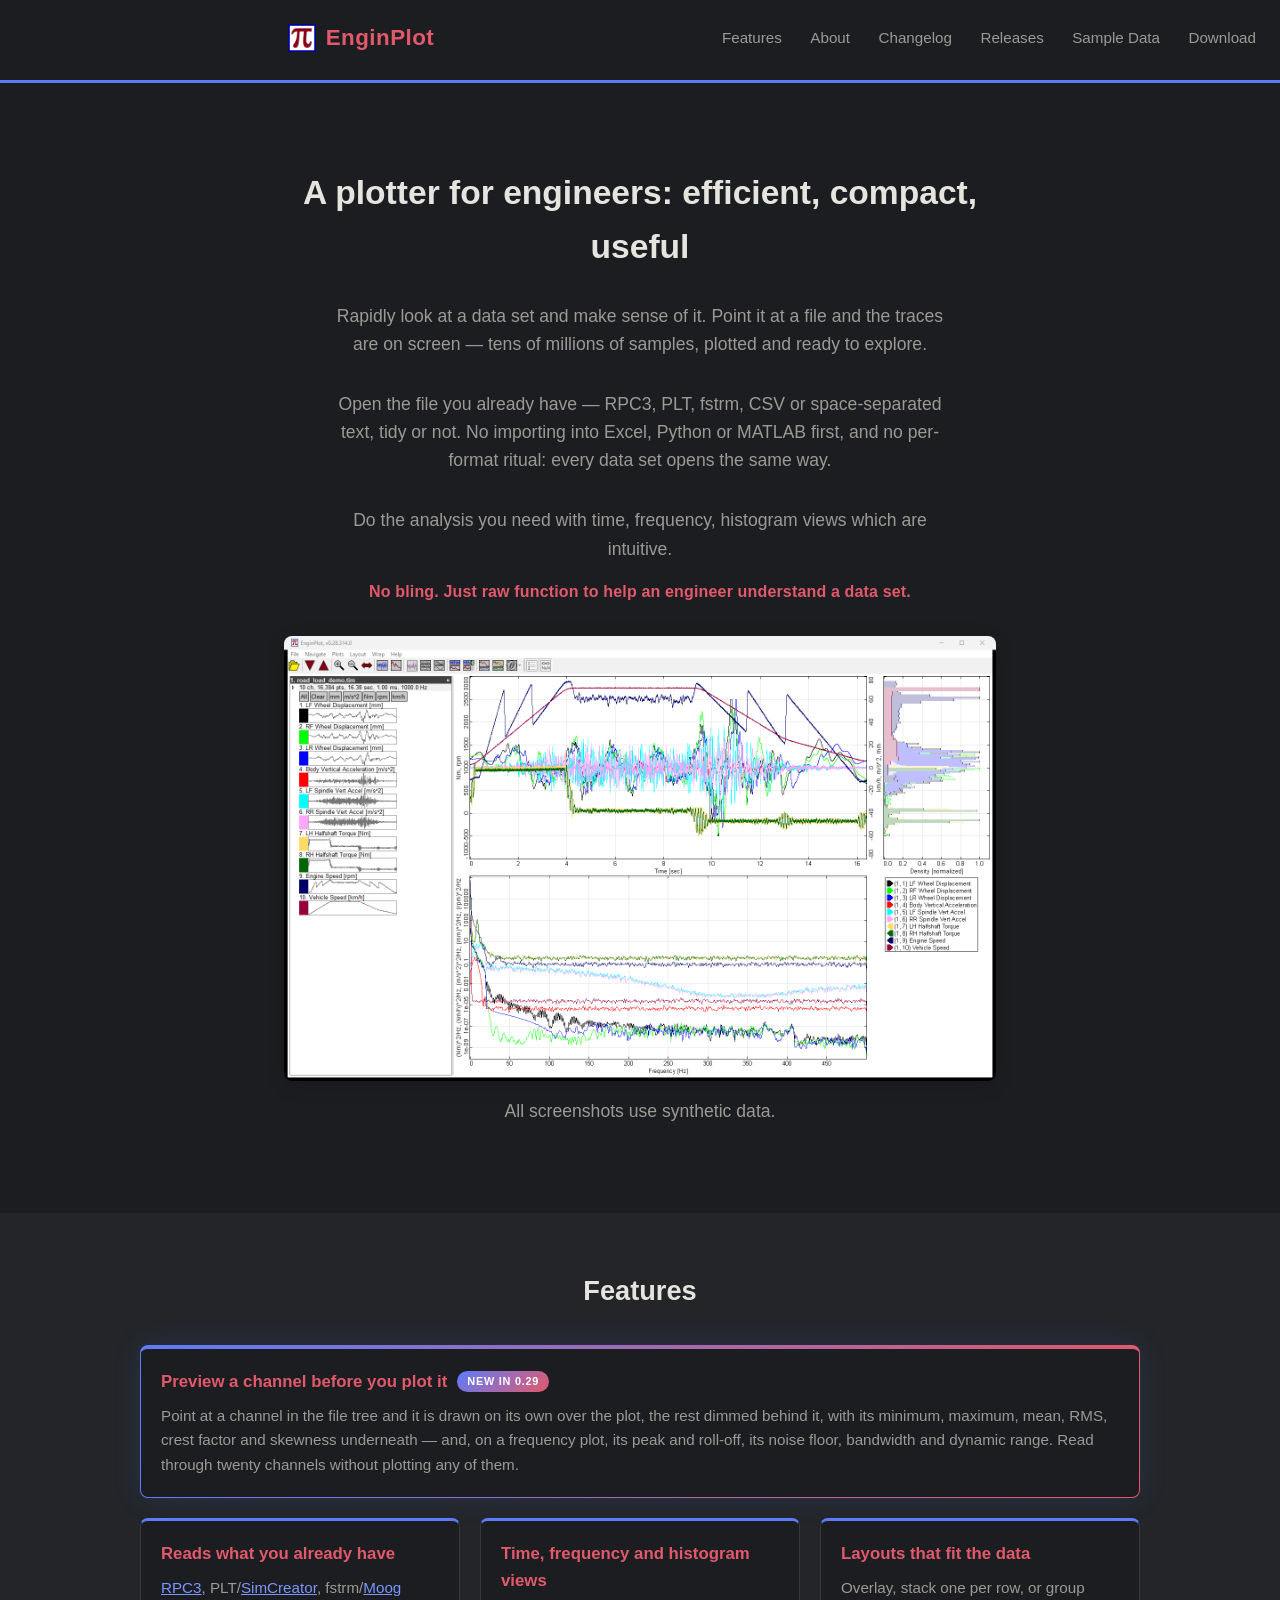
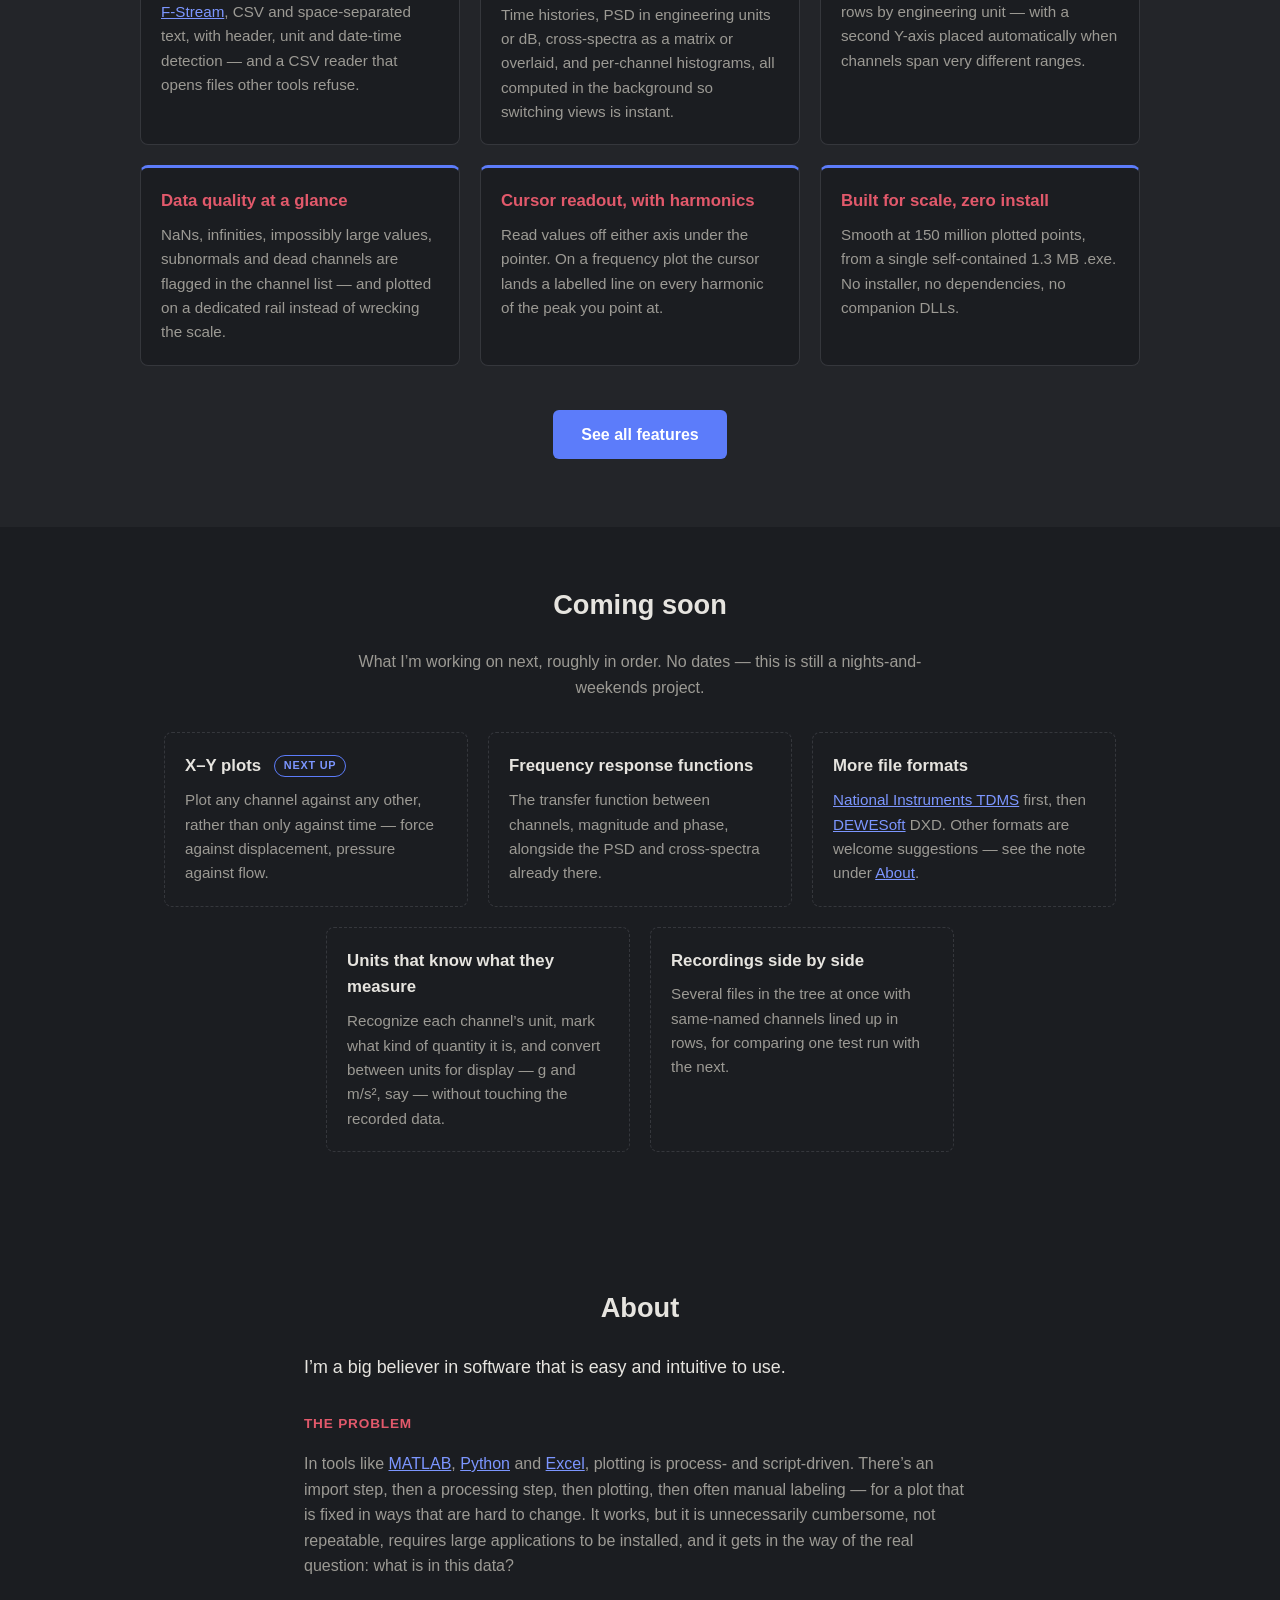
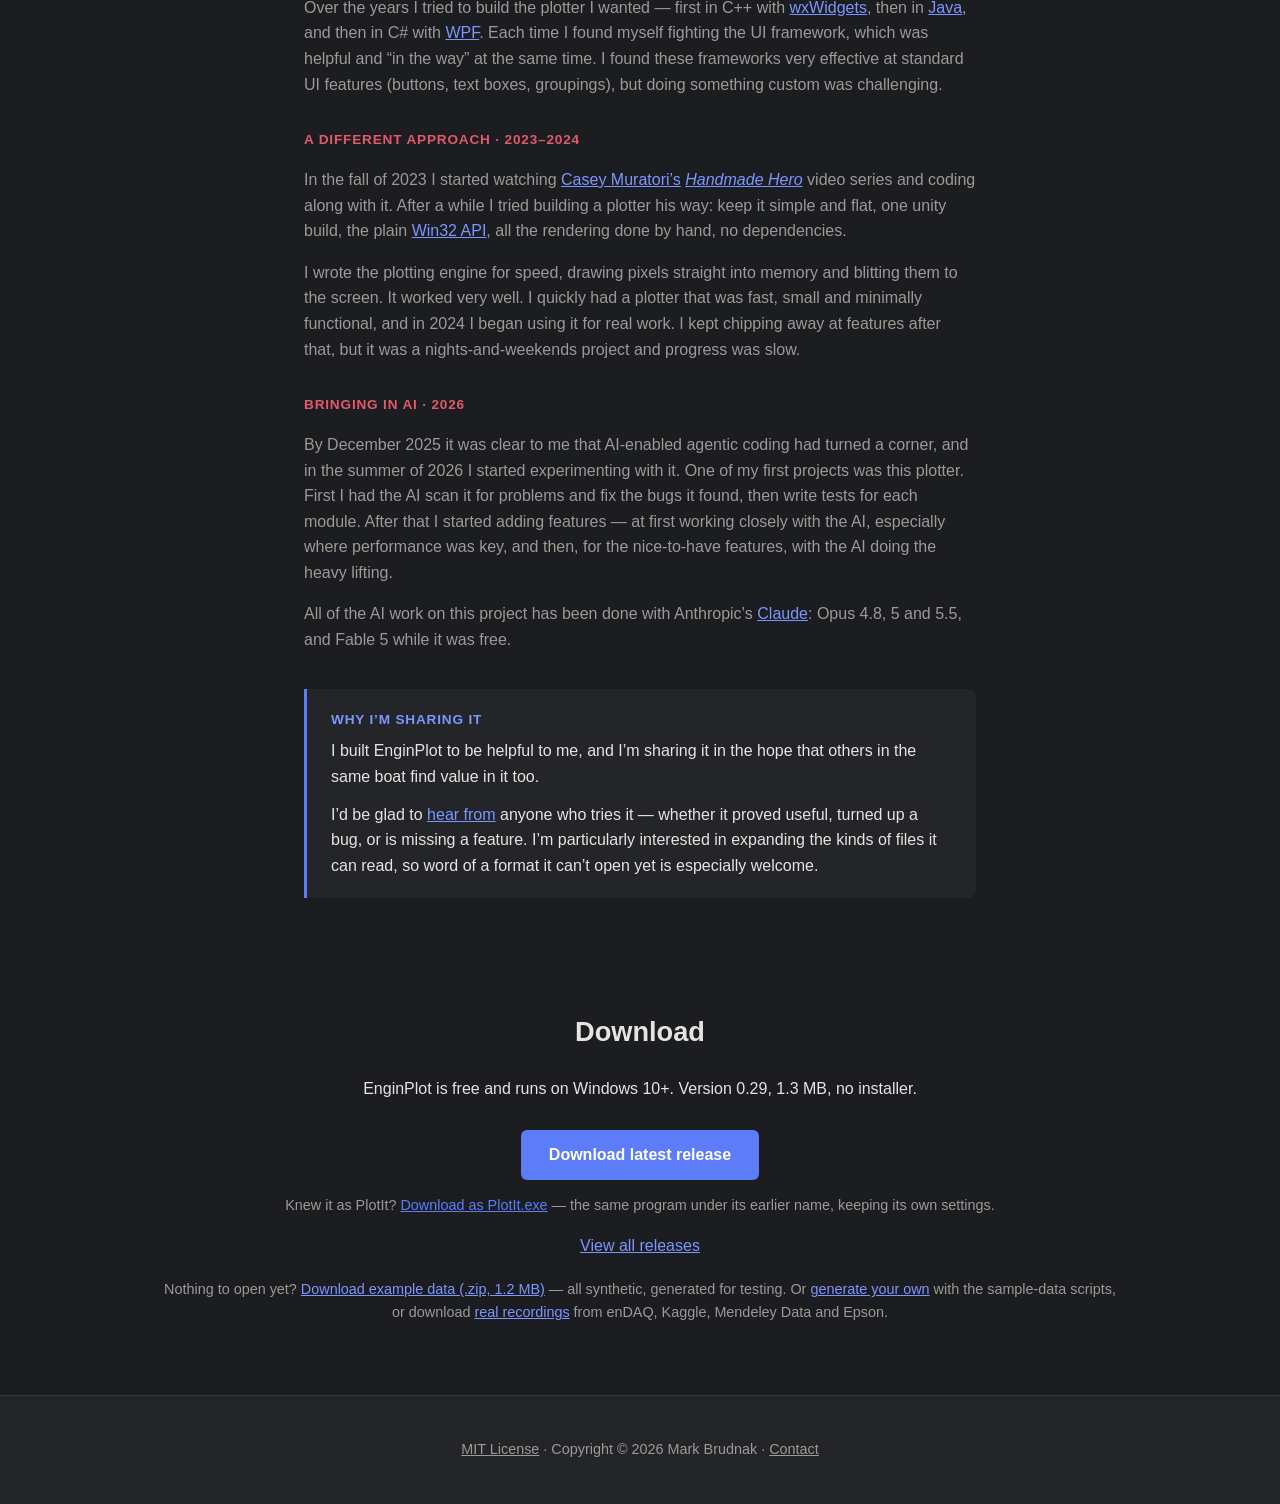
<file: index.html>
<!DOCTYPE html>
<html lang="en">
<head>
    <meta charset="UTF-8">
    <meta name="viewport" content="width=device-width, initial-scale=1.0">
    <title>EnginPlot — a plotter for engineers: efficient, compact, useful</title>
    <meta name="description" content="Look at a data set and make sense of it, fast. Opens the RPC3, PLT, fstrm, CSV or space-separated file you already have &mdash; no import into Excel, Python or MATLAB.">
    <link rel="icon" type="image/png" href="images/favicon.png">
    <link rel="stylesheet" href="styles.css">
</head>
<body>
    <header>
        <div class="brand">
            <img src="images/favicon.png" alt="">
            <h1>EnginPlot</h1>
        </div>
        <nav>
            <a href="features.html">Features</a>
            <a href="#about">About</a>
            <a href="changelog.html">Changelog</a>
            <a href="releases.html">Releases</a>
            <a href="sample-data.html">Sample Data</a>
            <a href="#download">Download</a>
        </nav>
    </header>

    <section id="hero">
        <h2>A plotter for engineers: efficient, compact, useful</h2>
        <p>Rapidly look at a data set and make sense of it. Point it at a file and the
           traces are on screen &mdash; tens of millions of samples, plotted and ready to
           explore.</p>
        <p>Open the file you already have &mdash; RPC3, PLT, fstrm, CSV or space-separated
           text, tidy or not. No importing into Excel, Python or MATLAB first, and no
           per-format ritual: every data set opens the same way.</p>
        <p>Do the analysis you need with time, frequency, histogram views
           which are intuitive.</p>
        <p class="hero-tag">No bling. Just raw function to help an engineer understand a data set.</p>

        <div class="hero-shot">
            <img src="images/features/overview.png" alt="EnginPlot showing ten channels of synthetic road-load data — a time-history plot above a power-spectral-density plot, with channel thumbnails on the left and a histogram panel on the right">
        </div>
        <p class="hero-note">All screenshots use synthetic data.</p>
    </section>

    <section id="features">
        <h2>Features</h2>
        <div class="feature-grid">
            <div class="feature-card feature-card-wide">
                <h3><a href="features.html#preview">Preview a channel before you plot it</a><span class="badge-new">New in 0.29</span></h3>
                <p>Point at a channel in the file tree and it is drawn on its own over the plot,
                   the rest dimmed behind it, with its minimum, maximum, mean, RMS, crest factor
                   and skewness underneath &mdash; and, on a frequency plot, its peak and
                   roll-off, its noise floor, bandwidth and dynamic range. Read through twenty
                   channels without plotting any of them.</p>
            </div>
            <div class="feature-card">
                <h3><a href="features.html#formats">Reads what you already have</a></h3>
                <p><a href="https://www.mts.com/en/products/software-monitoring/rpc-connect-software">RPC3</a>,
                   PLT/<a href="https://www.faac.com/realtime-technologies/products/simcreator/">SimCreator</a>,
                   fstrm/<a href="https://www.moog.com/products/test-systems/test-controllers-software/test-software-integrated-test-suite.html">Moog F&#8209;Stream</a>,
                   CSV and space-separated text, with header, unit and date-time detection &mdash;
                   and a CSV reader that opens files other tools refuse.</p>
            </div>
            <div class="feature-card">
                <h3><a href="features.html#spectra">Time, frequency and histogram views</a></h3>
                <p>Time histories, PSD in engineering units or dB, cross-spectra as a matrix or overlaid, and per-channel histograms, all computed in the background so switching views is instant.</p>
            </div>
            <div class="feature-card">
                <h3><a href="features.html#dual-axis">Layouts that fit the data</a></h3>
                <p>Overlay, stack one per row, or group rows by engineering unit &mdash; with a second Y-axis placed automatically when channels span very different ranges.</p>
            </div>
            <div class="feature-card">
                <h3><a href="features.html#quality">Data quality at a glance</a></h3>
                <p>NaNs, infinities, impossibly large values, subnormals and dead channels are flagged in the channel list &mdash; and plotted on a dedicated rail instead of wrecking the scale.</p>
            </div>
            <div class="feature-card">
                <h3><a href="features.html#cursor">Cursor readout, with harmonics</a></h3>
                <p>Read values off either axis under the pointer. On a frequency plot the cursor lands a labelled line on every harmonic of the peak you point at.</p>
            </div>
            <div class="feature-card">
                <h3><a href="features.html#big-data">Built for scale, zero install</a></h3>
                <p>Smooth at 150 million plotted points, from a single self-contained 1.3&nbsp;MB .exe. No installer, no dependencies, no companion DLLs.</p>
            </div>
        </div>
        <p class="features-more"><a href="features.html" class="btn">See all features</a></p>
    </section>

    <section id="coming-soon">
        <h2>Coming soon</h2>
        <p class="soon-intro">What I&rsquo;m working on next, roughly in order. No dates &mdash; this
           is still a nights-and-weekends project.</p>
        <div class="soon-grid">
            <div class="soon-card">
                <h3>X&ndash;Y plots <span class="badge-next">Next up</span></h3>
                <p>Plot any channel against any other, rather than only against time &mdash;
                   force against displacement, pressure against flow.</p>
            </div>
            <div class="soon-card">
                <h3>Frequency response functions</h3>
                <p>The transfer function between channels, magnitude and phase, alongside the
                   PSD and cross-spectra already there.</p>
            </div>
            <div class="soon-card">
                <h3>More file formats</h3>
                <p><a href="https://www.ni.com/en/support/documentation/supplemental/06/the-ni-tdms-file-format.html">National
                   Instruments TDMS</a> first, then <a href="https://dewesoft.com/">DEWESoft</a> DXD.
                   Other formats are welcome suggestions &mdash; see the note under
                   <a href="#about">About</a>.</p>
            </div>
            <div class="soon-card">
                <h3>Units that know what they measure</h3>
                <p>Recognize each channel&rsquo;s unit, mark what kind of quantity it is, and
                   convert between units for display &mdash; g and m/s&sup2;, say &mdash; without
                   touching the recorded data.</p>
            </div>
            <div class="soon-card">
                <h3>Recordings side by side</h3>
                <p>Several files in the tree at once with same-named channels lined up in rows,
                   for comparing one test run with the next.</p>
            </div>
        </div>
    </section>

    <section id="about">
        <h2>About</h2>
        <p class="about-lead">I&rsquo;m a big believer in software that is easy and intuitive to
           use.</p>

        <h3>The problem</h3>
        <p>In tools like <a href="https://www.mathworks.com/products/matlab.html">MATLAB</a>, <a href="https://www.python.org/">Python</a> and <a href="https://www.microsoft.com/en-us/microsoft-365/excel">Excel</a>, plotting is
           process- and script-driven. There&rsquo;s an import step, then a processing step, then
           plotting, then often manual labeling &mdash; for a plot that is fixed in ways that are
           hard to change. It works, but it is unnecessarily cumbersome, not repeatable, requires
           large applications to be installed, and it gets in the way of the real question: what
           is in this data?</p>
        <p>Over the years I tried to build the plotter I wanted &mdash; first in C++ with
           <a href="https://www.wxwidgets.org/">wxWidgets</a>, then in <a href="https://dev.java/">Java</a>, and then in C# with <a href="https://learn.microsoft.com/en-us/dotnet/desktop/wpf/overview/">WPF</a>. Each time I
           found myself fighting the UI framework, which was helpful and &ldquo;in the way&rdquo;
           at the same time. I found these frameworks very effective at standard UI features
           (buttons, text boxes, groupings), but doing something custom was challenging.</p>

        <h3>A different approach &middot; 2023&ndash;2024</h3>
        <p>In the fall of 2023 I started watching <a href="https://caseymuratori.com/">Casey Muratori&rsquo;s</a> <a href="https://guide.handmadehero.org/"><em>Handmade Hero</em></a>
           video series and coding along with it. After a while I tried building a plotter his way:
           keep it simple and flat, one unity build, the plain <a href="https://learn.microsoft.com/en-us/windows/win32/">Win32 API</a>, all the rendering
           done by hand, no dependencies.</p>
        <p>I wrote the plotting engine for speed, drawing pixels straight into memory and blitting
           them to the screen. It worked very well. I quickly had a plotter that was fast, small
           and minimally functional, and in 2024 I began using it for real work. I kept chipping
           away at features after that, but it was a nights-and-weekends project and progress was
           slow.</p>

        <h3>Bringing in AI &middot; 2026</h3>
        <p>By December 2025 it was clear to me that AI-enabled agentic coding had turned a corner,
           and in the summer of 2026 I started experimenting with it. One of my first projects was
           this plotter. First I had the AI scan it for problems and fix the bugs it found, then
           write tests for each module. After that I started adding features &mdash; at first
           working closely with the AI, especially where performance was key, and then, for the
           nice-to-have features, with the AI doing the heavy lifting.</p>
        <p>All of the AI work on this project has been done with Anthropic&rsquo;s <a href="https://www.anthropic.com/claude">Claude</a>:
           Opus 4.8, 5 and 5.5, and Fable 5 while it was free.</p>

        <div class="about-callout">
            <h3>Why I&rsquo;m sharing it</h3>
            <p>I built EnginPlot to be helpful to me, and I&rsquo;m sharing it in the hope that
               others in the same boat find value in it too.</p>
            <p>I&rsquo;d be glad to <a href="mailto:contact@enginplot.net">hear from</a> anyone who
               tries it &mdash; whether it proved useful, turned up a bug, or is missing a feature.
               I&rsquo;m particularly interested in expanding the kinds of files it can read, so word
               of a format it can&rsquo;t open yet is especially welcome.</p>
        </div>
    </section>

    <section id="download">
        <h2>Download</h2>
        <p>EnginPlot is free and runs on Windows 10+. Version 0.29, 1.3&nbsp;MB, no installer.</p>
        <a href="downloads/EnginPlot-latest.exe" class="btn" download>Download latest release</a>
        <p class="download-alt">Knew it as PlotIt?
           <a href="downloads/PlotIt-latest.exe" download>Download as PlotIt.exe</a> &mdash; the same
           program under its earlier name, keeping its own settings.</p>
        <p><a href="releases.html">View all releases</a></p>
        <p class="download-sub">Nothing to open yet? <a href="downloads/enginplot-example-data.zip" download>Download example data (.zip, 1.2&nbsp;MB)</a>
           &mdash; all synthetic, generated for testing. Or
           <a href="sample-data.html">generate your own</a> with the sample-data scripts, or
           download <a href="sample-data.html#elsewhere">real recordings</a> from enDAQ, Kaggle,
           Mendeley Data and Epson.</p>
    </section>

    <footer>
        <p><a href="license.html">MIT License</a> &middot; Copyright &copy; 2026 Mark Brudnak &middot;
           <a href="mailto:contact@enginplot.net">Contact</a></p>
    </footer>

</body>
</html>
</file>
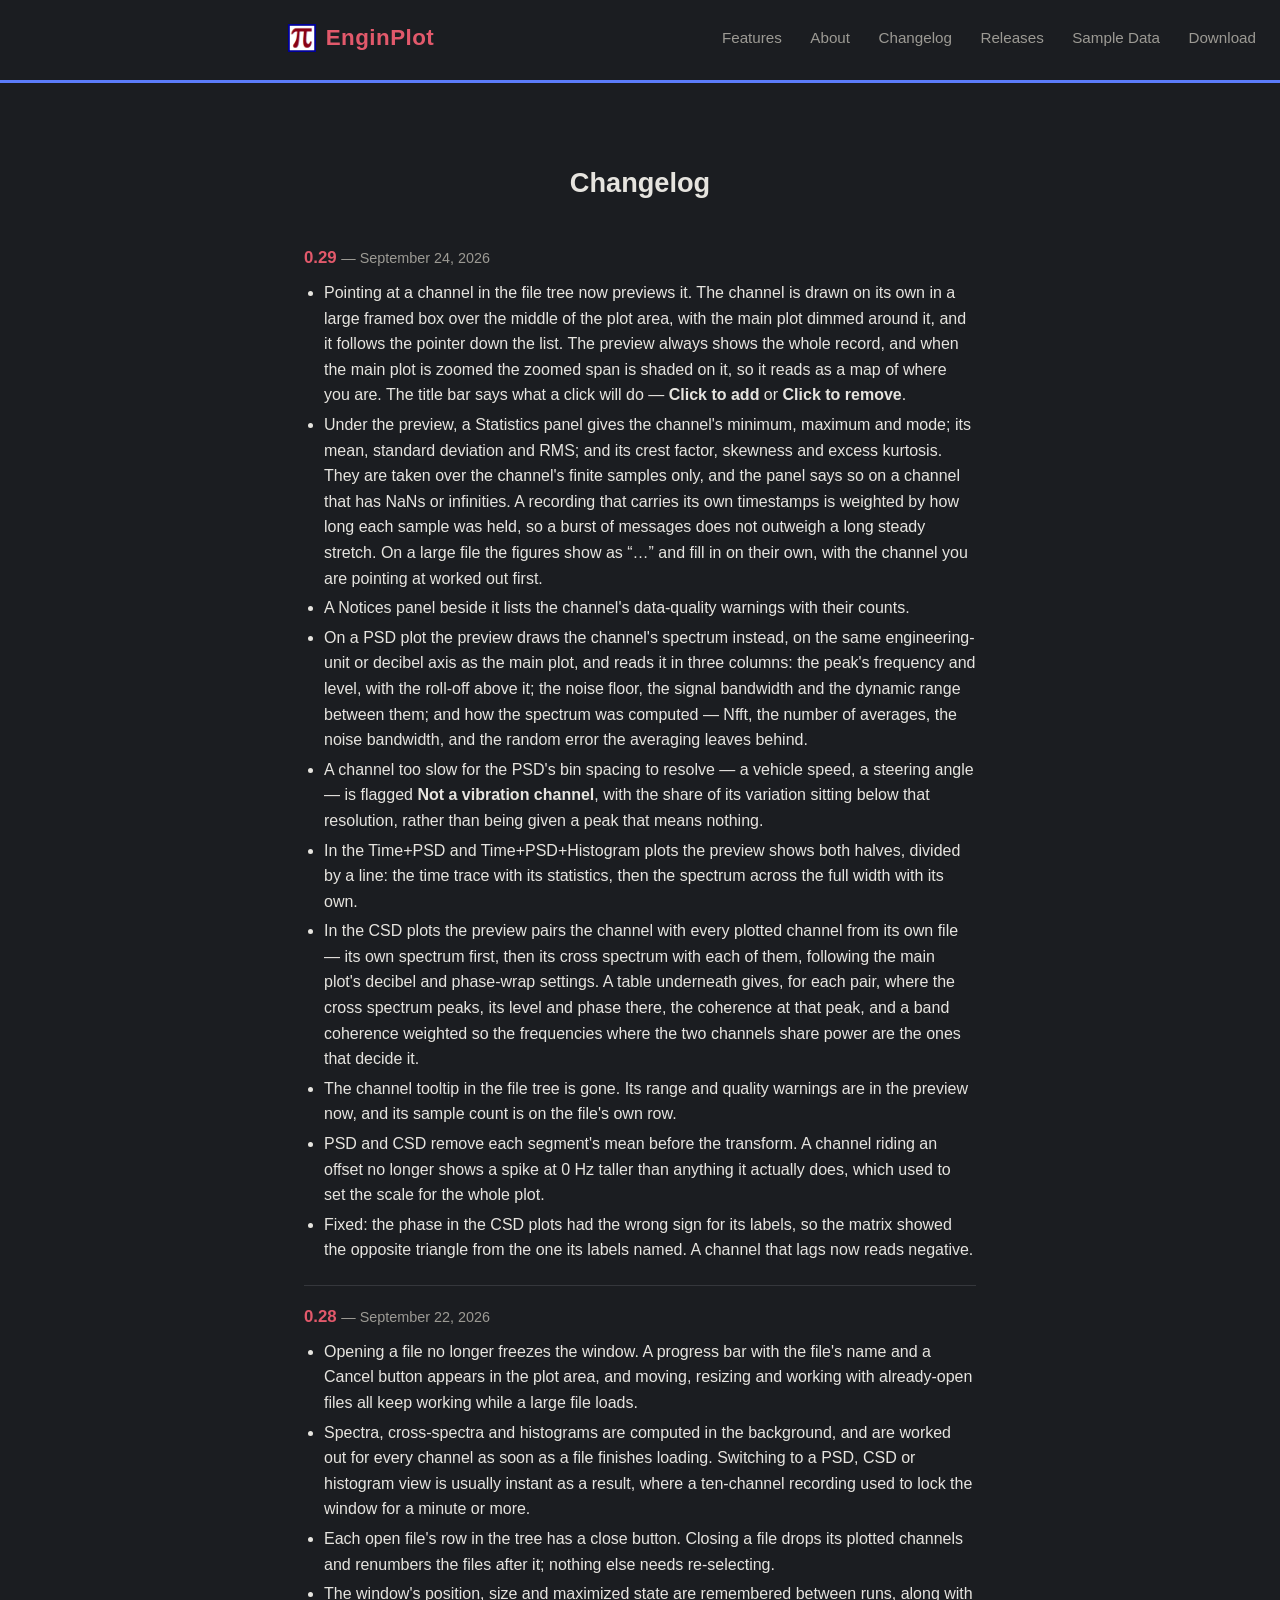
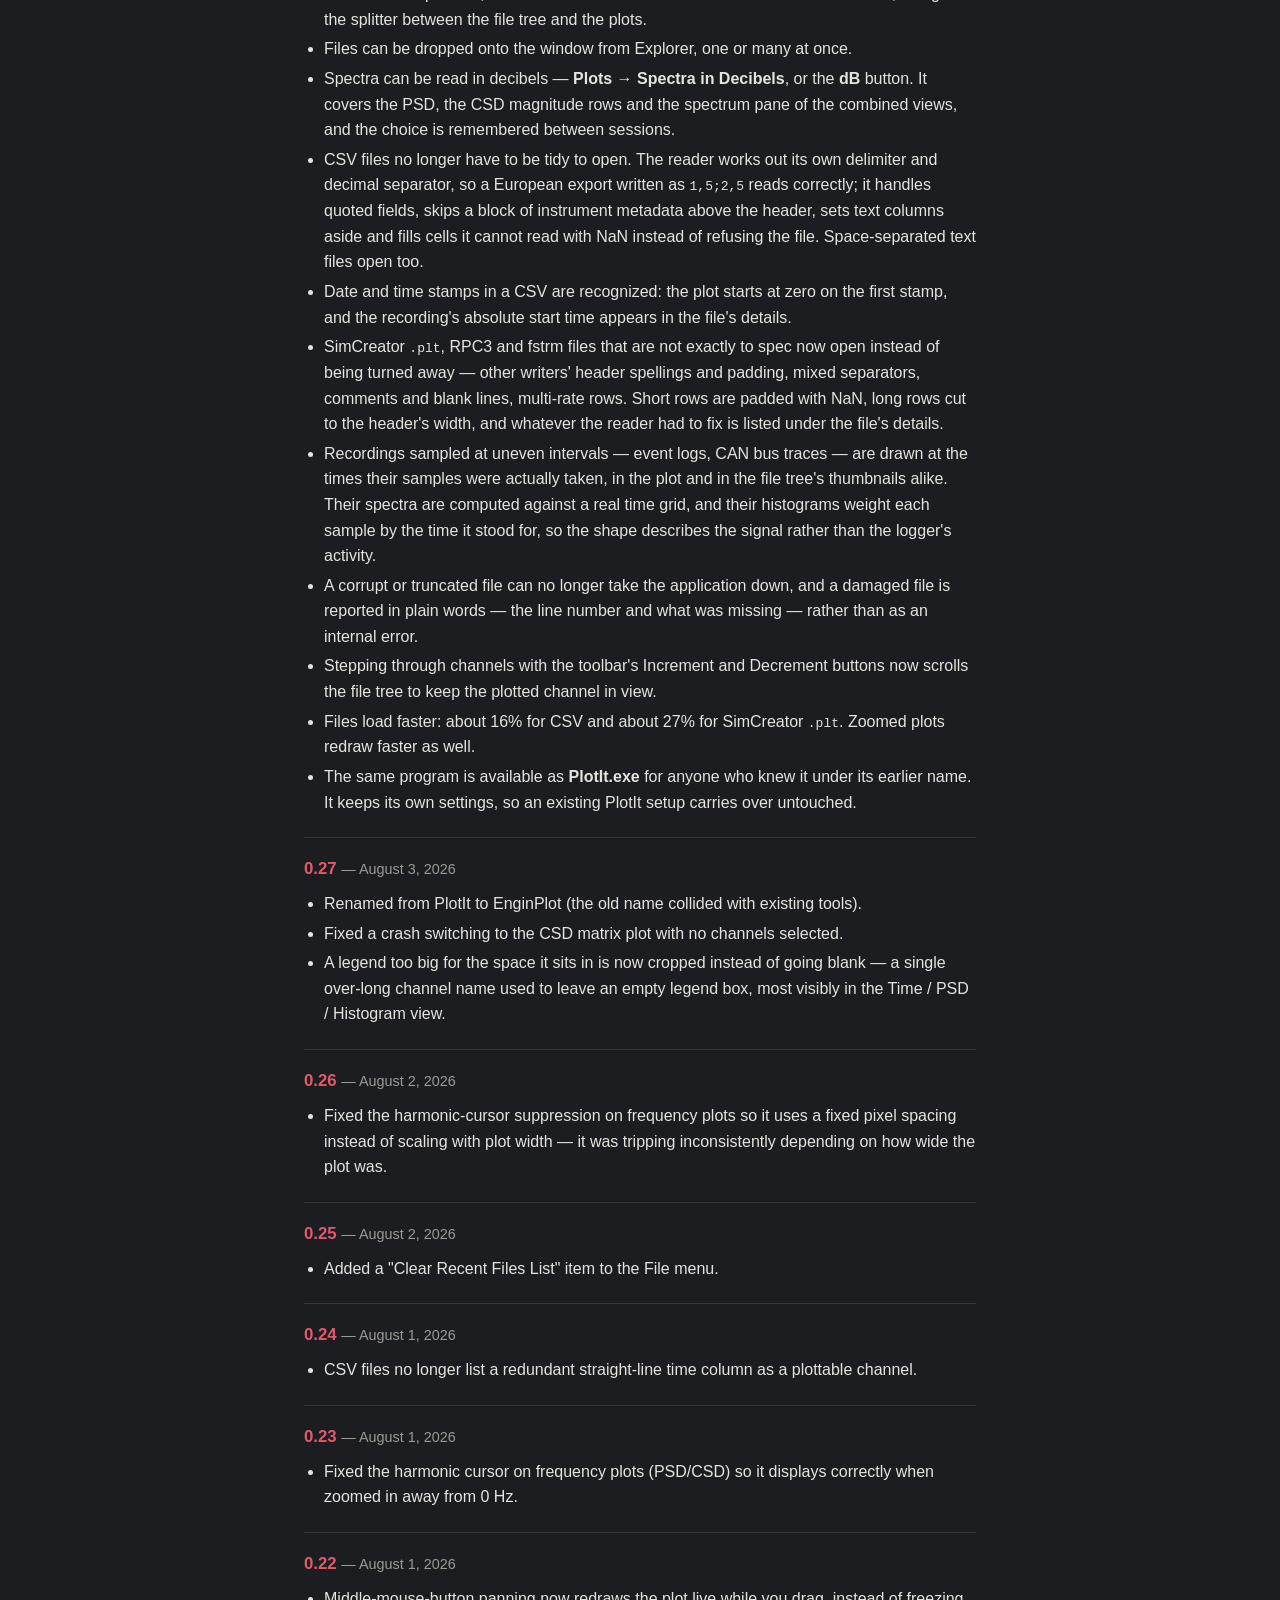
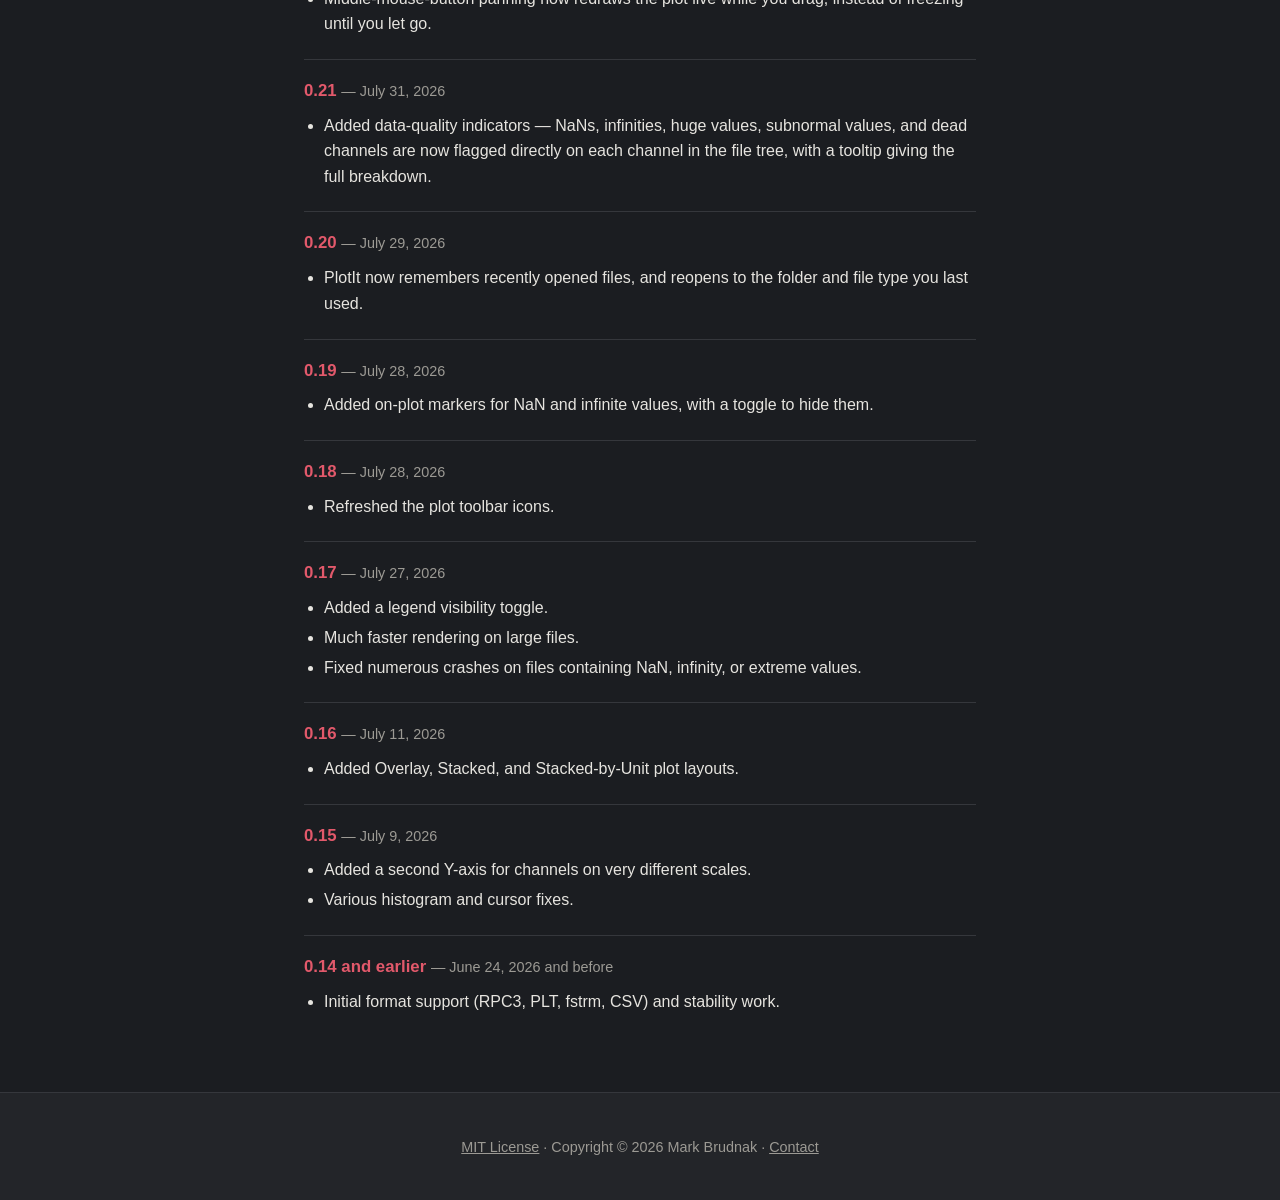
<file: changelog.html>
<!DOCTYPE html>
<html lang="en">
<head>
    <meta charset="UTF-8">
    <meta name="viewport" content="width=device-width, initial-scale=1.0">
    <title>Changelog — EnginPlot</title>
    <meta name="description" content="What's new in EnginPlot, release by release.">
    <link rel="icon" type="image/png" href="images/favicon.png">
    <link rel="stylesheet" href="styles.css">
</head>
<body>
    <header>
        <div class="brand">
            <img src="images/favicon.png" alt="">
            <h1><a href="index.html">EnginPlot</a></h1>
        </div>
        <nav>
            <a href="features.html">Features</a>
            <a href="index.html#about">About</a>
            <a href="changelog.html">Changelog</a>
            <a href="releases.html">Releases</a>
            <a href="sample-data.html">Sample Data</a>
            <a href="index.html#download">Download</a>
        </nav>
    </header>

    <section id="changelog">
        <h2>Changelog</h2>

        <div class="release" id="v0-29">
            <h3>0.29 <time>&mdash; September 24, 2026</time></h3>
            <ul>
                <li>Pointing at a channel in the file tree now previews it. The channel is
                    drawn on its own in a large framed box over the middle of the plot area,
                    with the main plot dimmed around it, and it follows the pointer down the
                    list. The preview always shows the whole record, and when the main plot is
                    zoomed the zoomed span is shaded on it, so it reads as a map of where you
                    are. The title bar says what a click will do &mdash; <strong>Click to
                    add</strong> or <strong>Click to remove</strong>.</li>
                <li>Under the preview, a Statistics panel gives the channel's minimum, maximum
                    and mode; its mean, standard deviation and RMS; and its crest factor,
                    skewness and excess kurtosis. They are taken over the channel's finite
                    samples only, and the panel says so on a channel that has NaNs or
                    infinities. A recording that carries its own timestamps is weighted by how
                    long each sample was held, so a burst of messages does not outweigh a long
                    steady stretch. On a large file the figures show as &ldquo;&hellip;&rdquo;
                    and fill in on their own, with the channel you are pointing at worked out
                    first.</li>
                <li>A Notices panel beside it lists the channel's data-quality warnings with
                    their counts.</li>
                <li>On a PSD plot the preview draws the channel's spectrum instead, on the same
                    engineering-unit or decibel axis as the main plot, and reads it in three
                    columns: the peak's frequency and level, with the roll-off above it; the
                    noise floor, the signal bandwidth and the dynamic range between them; and
                    how the spectrum was computed &mdash; Nfft, the number of averages, the
                    noise bandwidth, and the random error the averaging leaves behind.</li>
                <li>A channel too slow for the PSD's bin spacing to resolve &mdash; a vehicle
                    speed, a steering angle &mdash; is flagged <strong>Not a vibration
                    channel</strong>, with the share of its variation sitting below that
                    resolution, rather than being given a peak that means nothing.</li>
                <li>In the Time+PSD and Time+PSD+Histogram plots the preview shows both halves,
                    divided by a line: the time trace with its statistics, then the spectrum
                    across the full width with its own.</li>
                <li>In the CSD plots the preview pairs the channel with every plotted channel
                    from its own file &mdash; its own spectrum first, then its cross spectrum
                    with each of them, following the main plot's decibel and phase-wrap
                    settings. A table underneath gives, for each pair, where the cross spectrum
                    peaks, its level and phase there, the coherence at that peak, and a band
                    coherence weighted so the frequencies where the two channels share power
                    are the ones that decide it.</li>
                <li>The channel tooltip in the file tree is gone. Its range and quality
                    warnings are in the preview now, and its sample count is on the file's own
                    row.</li>
                <li>PSD and CSD remove each segment's mean before the transform. A channel
                    riding an offset no longer shows a spike at 0&nbsp;Hz taller than anything
                    it actually does, which used to set the scale for the whole plot.</li>
                <li>Fixed: the phase in the CSD plots had the wrong sign for its labels, so the
                    matrix showed the opposite triangle from the one its labels named. A
                    channel that lags now reads negative.</li>
            </ul>
        </div>

        <div class="release" id="v0-28">
            <h3>0.28 <time>&mdash; September 22, 2026</time></h3>
            <ul>
                <li>Opening a file no longer freezes the window. A progress bar with the
                    file's name and a Cancel button appears in the plot area, and moving,
                    resizing and working with already-open files all keep working while a
                    large file loads.</li>
                <li>Spectra, cross-spectra and histograms are computed in the background,
                    and are worked out for every channel as soon as a file finishes
                    loading. Switching to a PSD, CSD or histogram view is usually instant
                    as a result, where a ten-channel recording used to lock the window for
                    a minute or more.</li>
                <li>Each open file's row in the tree has a close button. Closing a file
                    drops its plotted channels and renumbers the files after it; nothing
                    else needs re-selecting.</li>
                <li>The window's position, size and maximized state are remembered between
                    runs, along with the splitter between the file tree and the plots.</li>
                <li>Files can be dropped onto the window from Explorer, one or many at
                    once.</li>
                <li>Spectra can be read in decibels &mdash; <strong>Plots &rarr; Spectra in
                    Decibels</strong>, or the <strong>dB</strong> button. It covers the PSD,
                    the CSD magnitude rows and the spectrum pane of the combined views, and
                    the choice is remembered between sessions.</li>
                <li>CSV files no longer have to be tidy to open. The reader works out its
                    own delimiter and decimal separator, so a European export written as
                    <code>1,5;2,5</code> reads correctly; it handles quoted fields, skips a
                    block of instrument metadata above the header, sets text columns aside
                    and fills cells it cannot read with NaN instead of refusing the file.
                    Space-separated text files open too.</li>
                <li>Date and time stamps in a CSV are recognized: the plot starts at zero on
                    the first stamp, and the recording's absolute start time appears in the
                    file's details.</li>
                <li>SimCreator <code>.plt</code>, RPC3 and fstrm files that are not exactly
                    to spec now open instead of being turned away &mdash; other writers'
                    header spellings and padding, mixed separators, comments and blank
                    lines, multi-rate rows. Short rows are padded with NaN, long rows cut to
                    the header's width, and whatever the reader had to fix is listed under
                    the file's details.</li>
                <li>Recordings sampled at uneven intervals &mdash; event logs, CAN bus
                    traces &mdash; are drawn at the times their samples were actually taken,
                    in the plot and in the file tree's thumbnails alike. Their spectra are
                    computed against a real time grid, and their histograms weight each
                    sample by the time it stood for, so the shape describes the signal
                    rather than the logger's activity.</li>
                <li>A corrupt or truncated file can no longer take the application down,
                    and a damaged file is reported in plain words &mdash; the line number
                    and what was missing &mdash; rather than as an internal error.</li>
                <li>Stepping through channels with the toolbar's Increment and Decrement
                    buttons now scrolls the file tree to keep the plotted channel in
                    view.</li>
                <li>Files load faster: about 16% for CSV and about 27% for SimCreator
                    <code>.plt</code>. Zoomed plots redraw faster as well.</li>
                <li>The same program is available as <strong>PlotIt.exe</strong> for anyone
                    who knew it under its earlier name. It keeps its own settings, so an
                    existing PlotIt setup carries over untouched.</li>
            </ul>
        </div>

        <div class="release" id="v0-27">
            <h3>0.27 <time>&mdash; August 3, 2026</time></h3>
            <ul>
                <li>Renamed from PlotIt to EnginPlot (the old name collided with existing
                    tools).</li>
                <li>Fixed a crash switching to the CSD matrix plot with no channels
                    selected.</li>
                <li>A legend too big for the space it sits in is now cropped instead of
                    going blank &mdash; a single over-long channel name used to leave an
                    empty legend box, most visibly in the Time / PSD / Histogram view.</li>
            </ul>
        </div>

        <div class="release" id="v0-26">
            <h3>0.26 <time>&mdash; August 2, 2026</time></h3>
            <ul>
                <li>Fixed the harmonic-cursor suppression on frequency plots so it uses a
                    fixed pixel spacing instead of scaling with plot width &mdash; it was
                    tripping inconsistently depending on how wide the plot was.</li>
            </ul>
        </div>

        <div class="release" id="v0-25">
            <h3>0.25 <time>&mdash; August 2, 2026</time></h3>
            <ul>
                <li>Added a "Clear Recent Files List" item to the File menu.</li>
            </ul>
        </div>

        <div class="release" id="v0-24">
            <h3>0.24 <time>&mdash; August 1, 2026</time></h3>
            <ul>
                <li>CSV files no longer list a redundant straight-line time column as a
                    plottable channel.</li>
            </ul>
        </div>

        <div class="release">
            <h3>0.23 <time>&mdash; August 1, 2026</time></h3>
            <ul>
                <li>Fixed the harmonic cursor on frequency plots (PSD/CSD) so it displays
                    correctly when zoomed in away from 0&nbsp;Hz.</li>
            </ul>
        </div>

        <div class="release">
            <h3>0.22 <time>&mdash; August 1, 2026</time></h3>
            <ul>
                <li>Middle-mouse-button panning now redraws the plot live while you drag,
                    instead of freezing until you let go.</li>
            </ul>
        </div>

        <div class="release">
            <h3>0.21 <time>&mdash; July 31, 2026</time></h3>
            <ul>
                <li>Added data-quality indicators &mdash; NaNs, infinities, huge values,
                    subnormal values, and dead channels are now flagged directly on each
                    channel in the file tree, with a tooltip giving the full breakdown.</li>
            </ul>
        </div>

        <div class="release">
            <h3>0.20 <time>&mdash; July 29, 2026</time></h3>
            <ul>
                <li>PlotIt now remembers recently opened files, and reopens to the folder
                    and file type you last used.</li>
            </ul>
        </div>

        <div class="release">
            <h3>0.19 <time>&mdash; July 28, 2026</time></h3>
            <ul>
                <li>Added on-plot markers for NaN and infinite values, with a toggle to hide
                    them.</li>
            </ul>
        </div>

        <div class="release">
            <h3>0.18 <time>&mdash; July 28, 2026</time></h3>
            <ul>
                <li>Refreshed the plot toolbar icons.</li>
            </ul>
        </div>

        <div class="release">
            <h3>0.17 <time>&mdash; July 27, 2026</time></h3>
            <ul>
                <li>Added a legend visibility toggle.</li>
                <li>Much faster rendering on large files.</li>
                <li>Fixed numerous crashes on files containing NaN, infinity, or extreme
                    values.</li>
            </ul>
        </div>

        <div class="release">
            <h3>0.16 <time>&mdash; July 11, 2026</time></h3>
            <ul>
                <li>Added Overlay, Stacked, and Stacked-by-Unit plot layouts.</li>
            </ul>
        </div>

        <div class="release">
            <h3>0.15 <time>&mdash; July 9, 2026</time></h3>
            <ul>
                <li>Added a second Y-axis for channels on very different scales.</li>
                <li>Various histogram and cursor fixes.</li>
            </ul>
        </div>

        <div class="release">
            <h3>0.14 and earlier <time>&mdash; June 24, 2026 and before</time></h3>
            <ul>
                <li>Initial format support (RPC3, PLT, fstrm, CSV) and stability work.</li>
            </ul>
        </div>
    </section>

    <footer>
        <p><a href="license.html">MIT License</a> &middot; Copyright &copy; 2026 Mark Brudnak &middot;
           <a href="mailto:contact@enginplot.net">Contact</a></p>
    </footer>

</body>
</html>
</file>
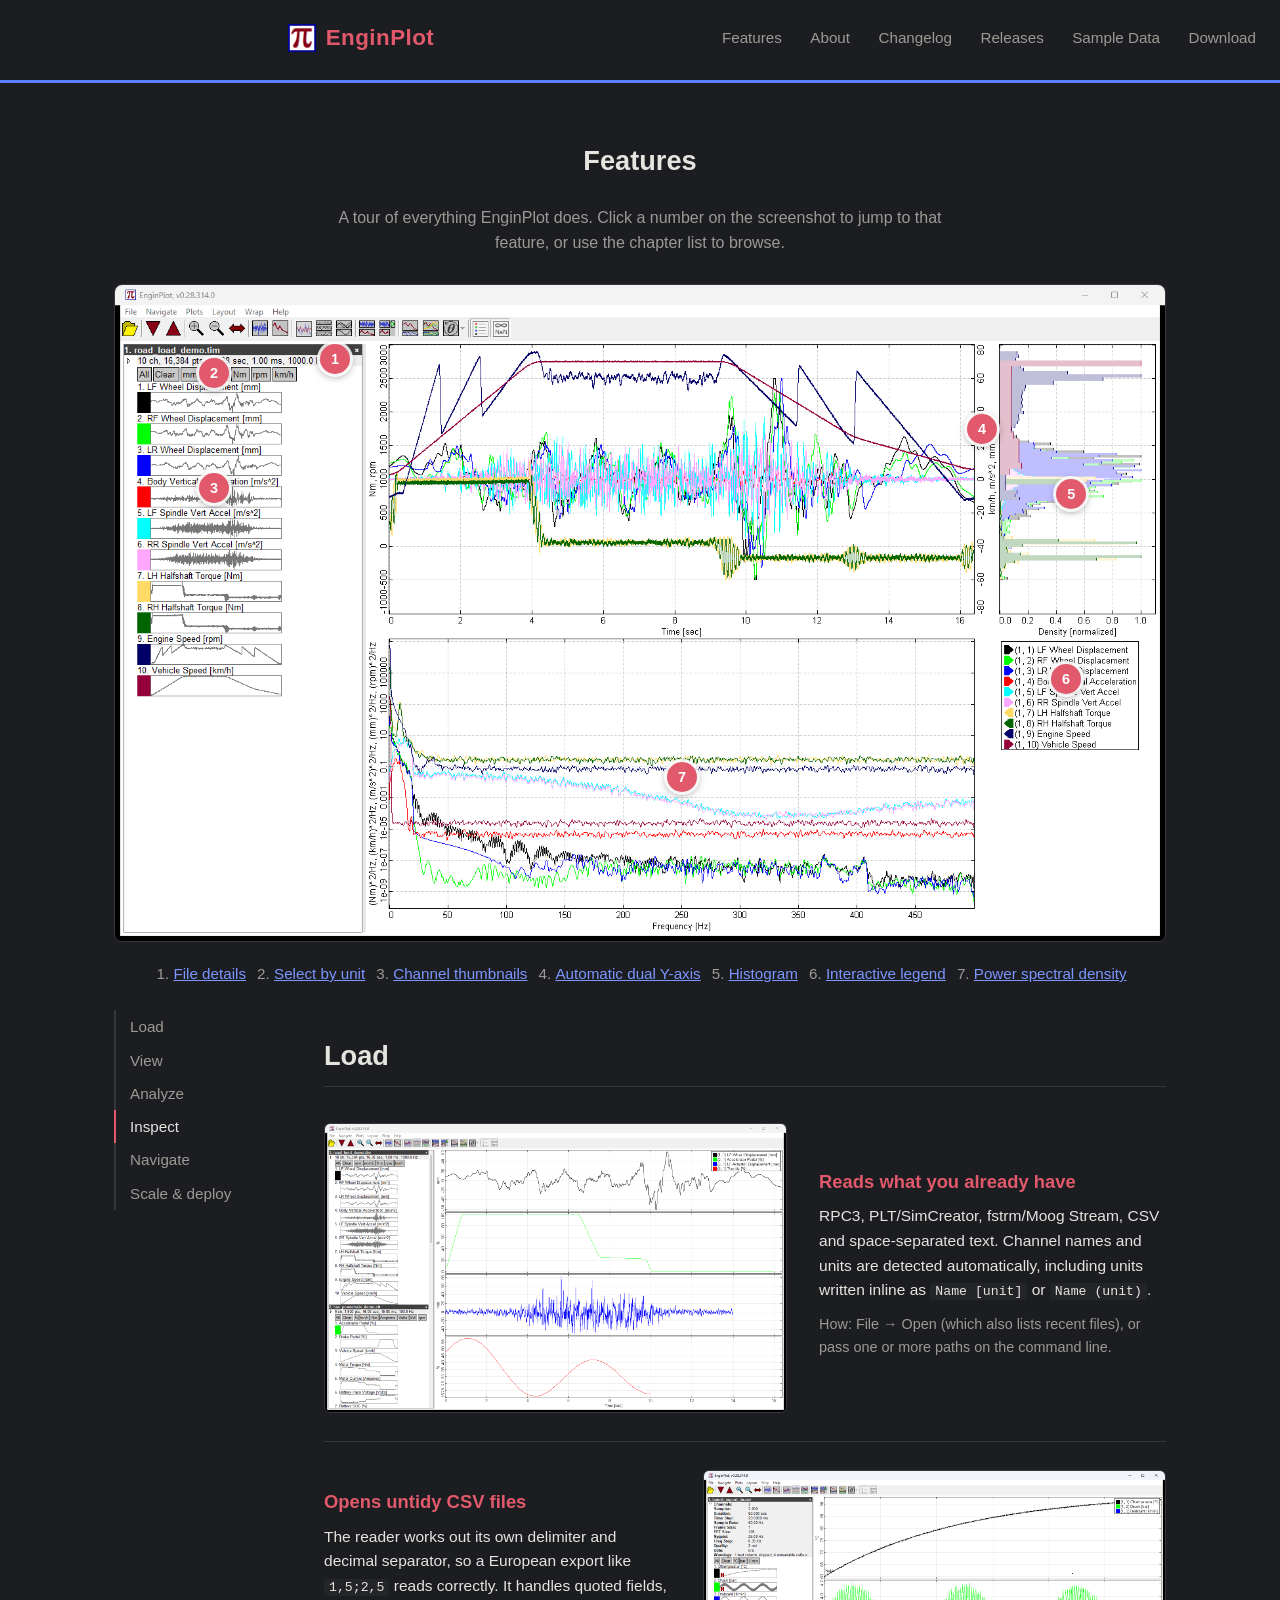
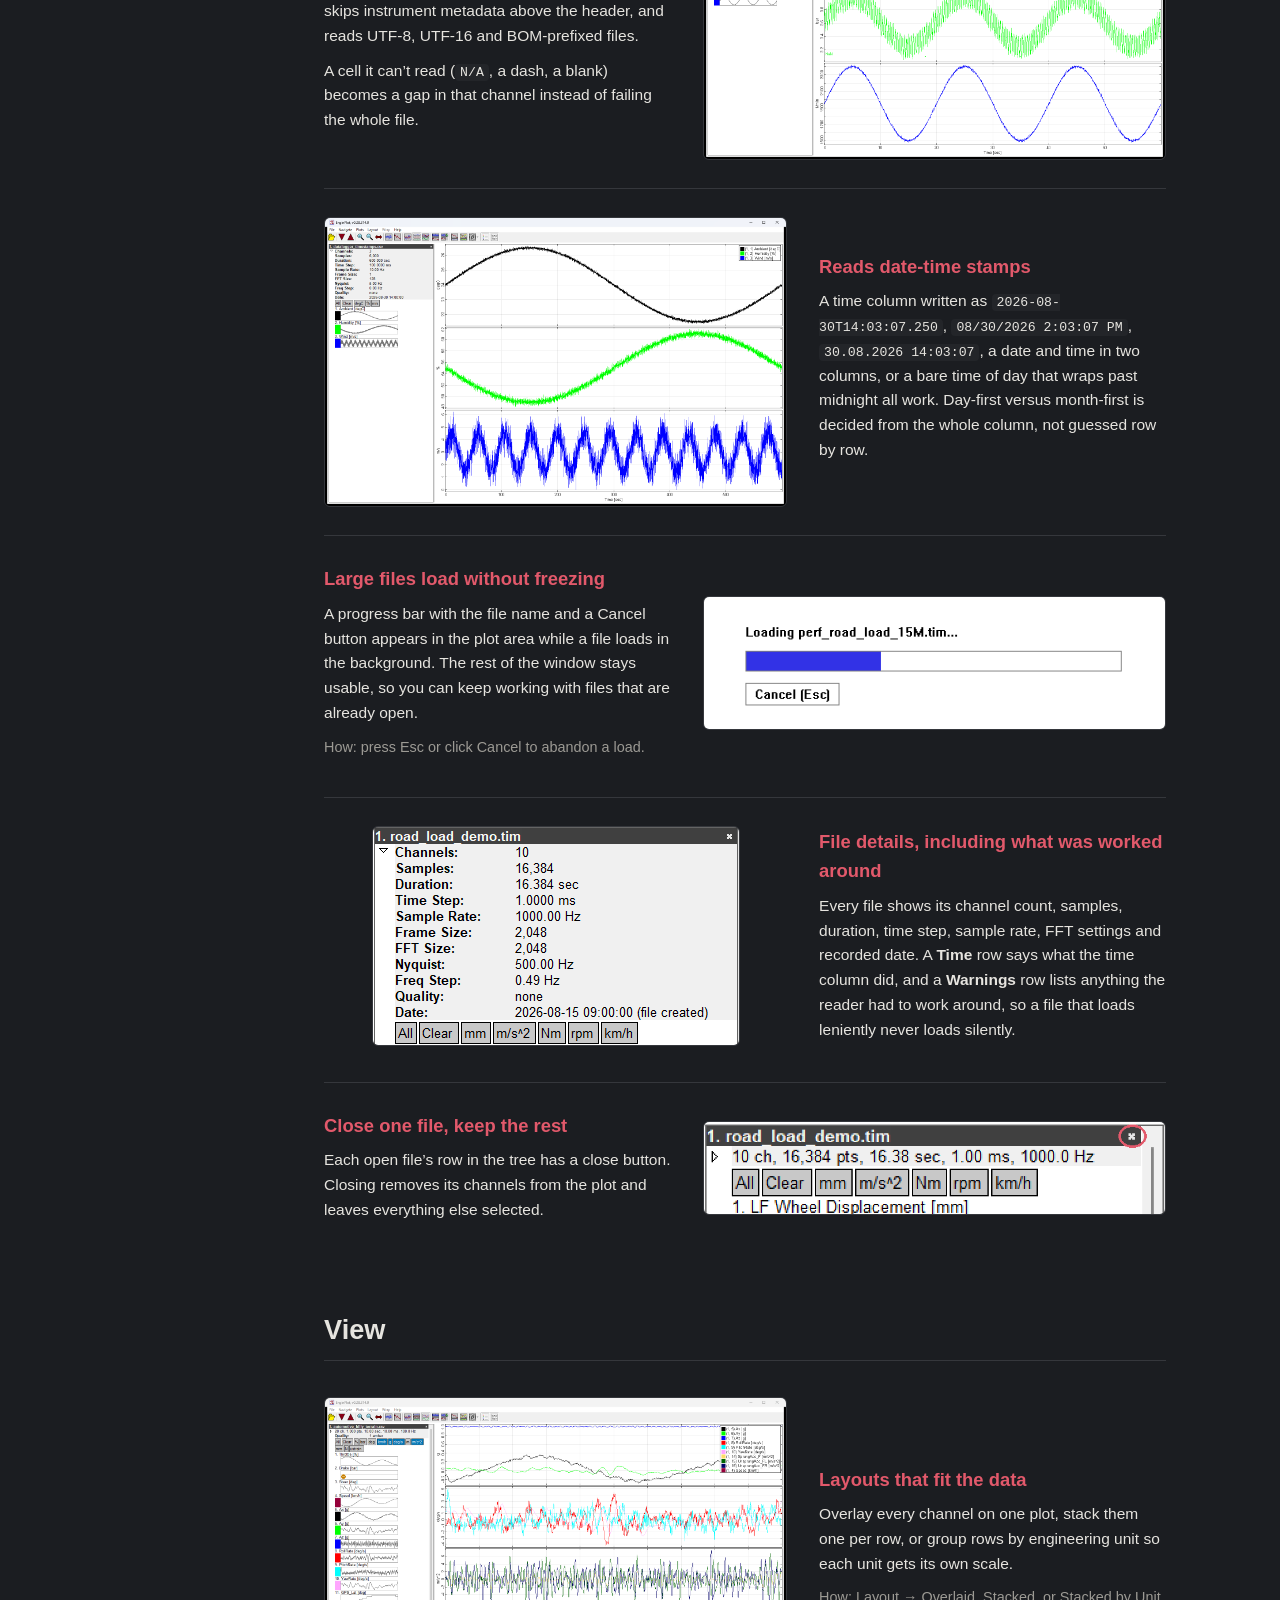
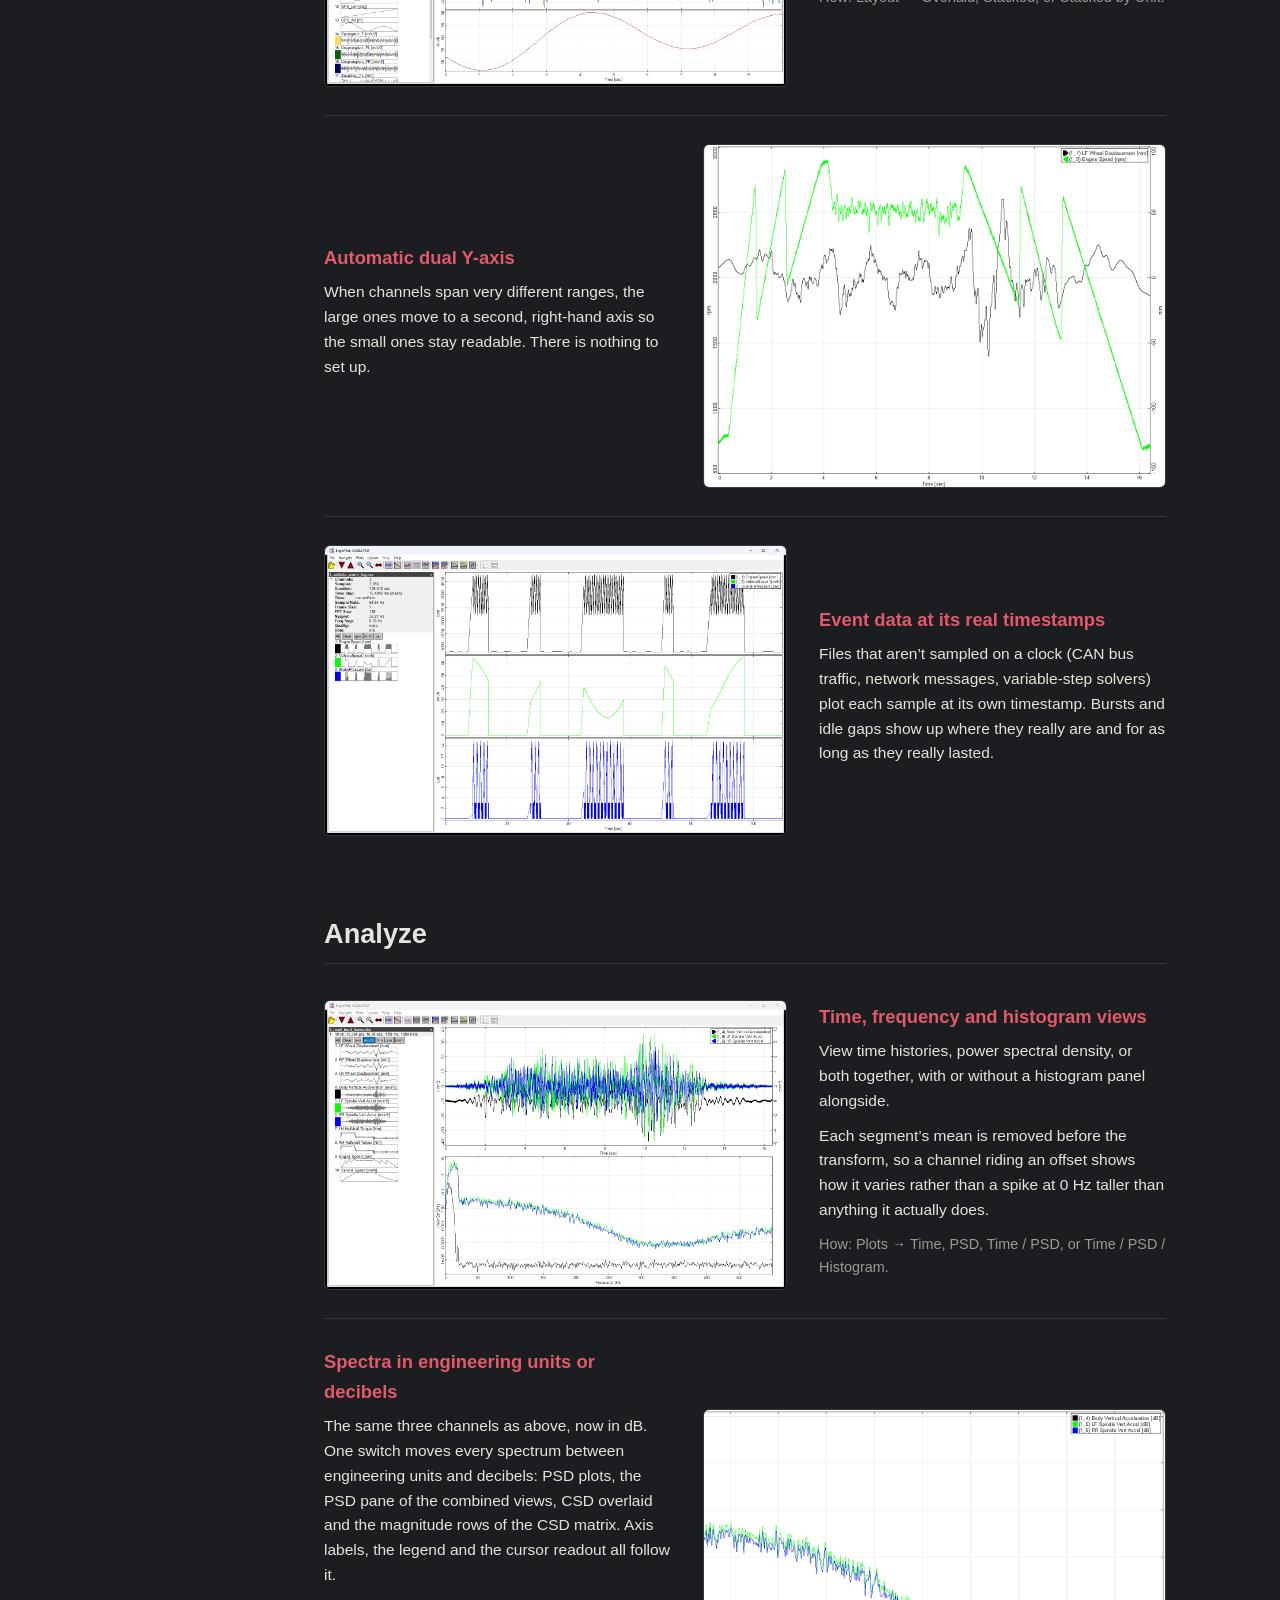
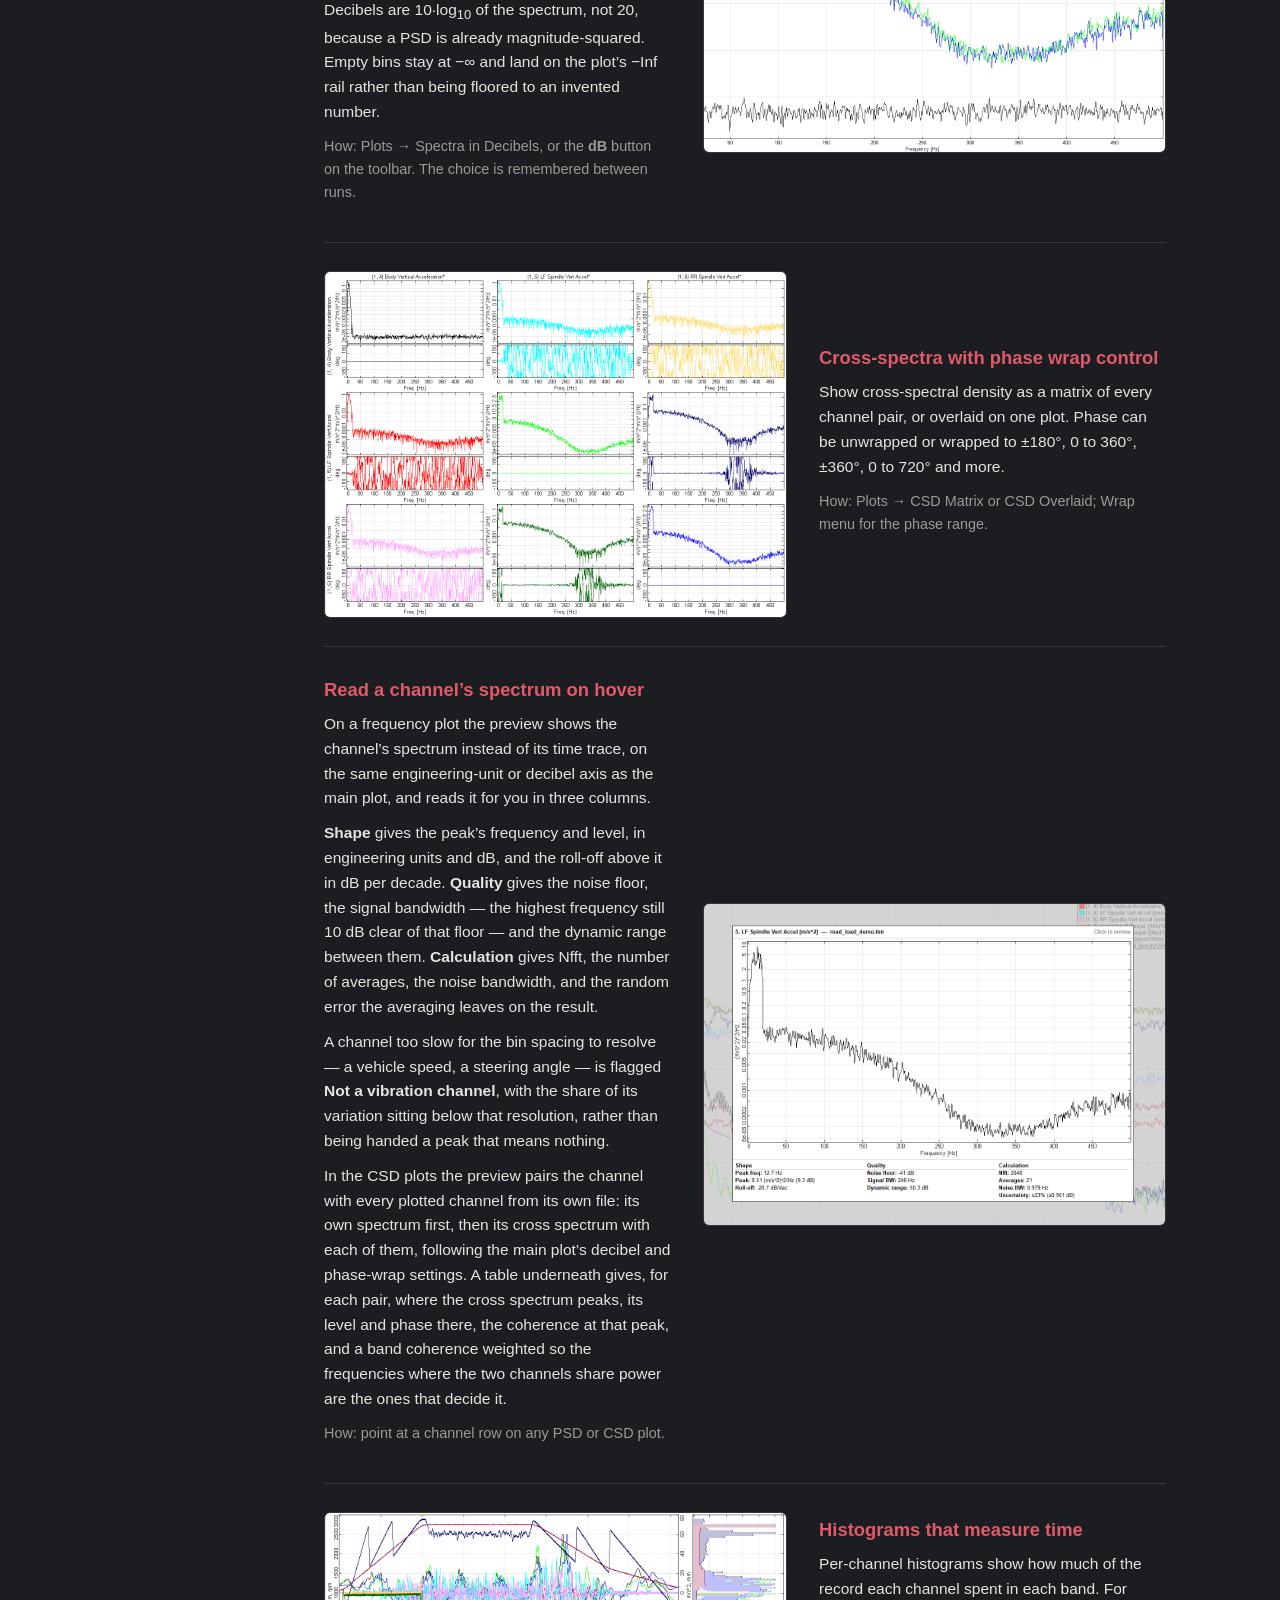
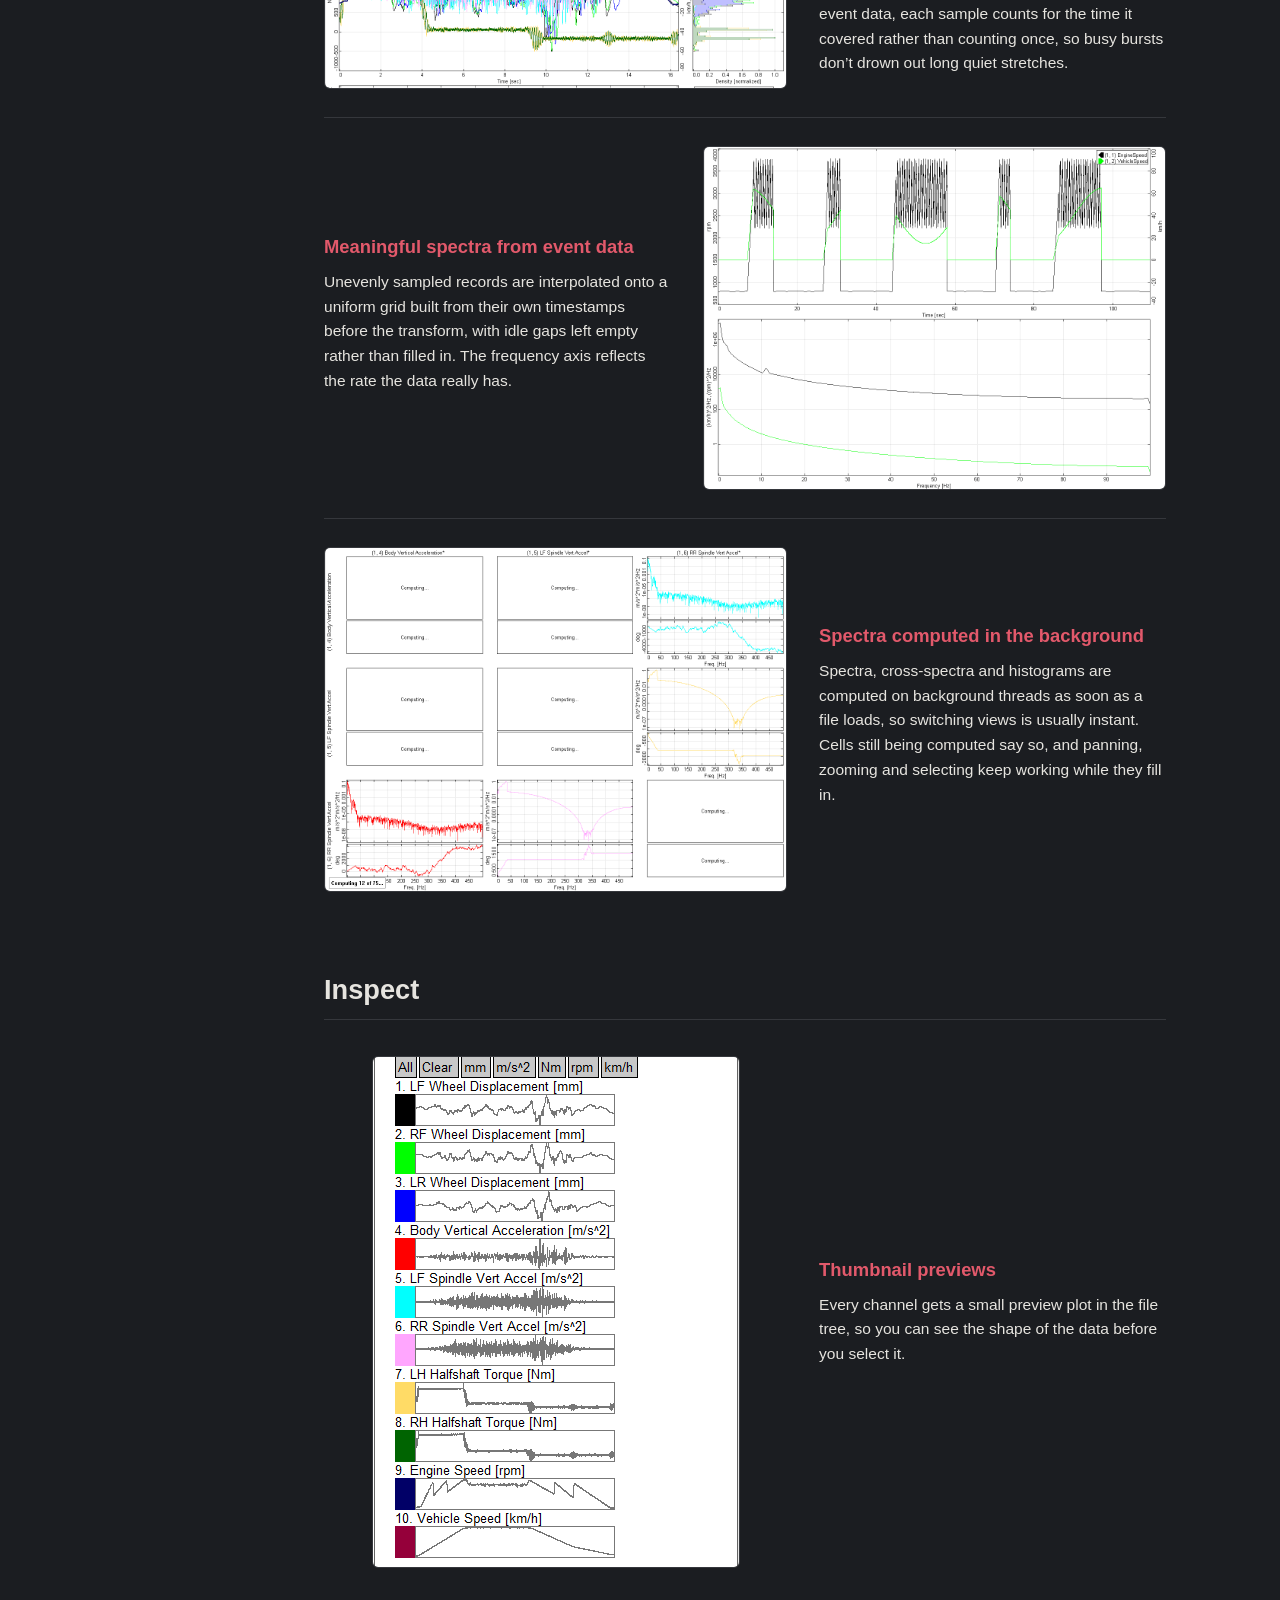
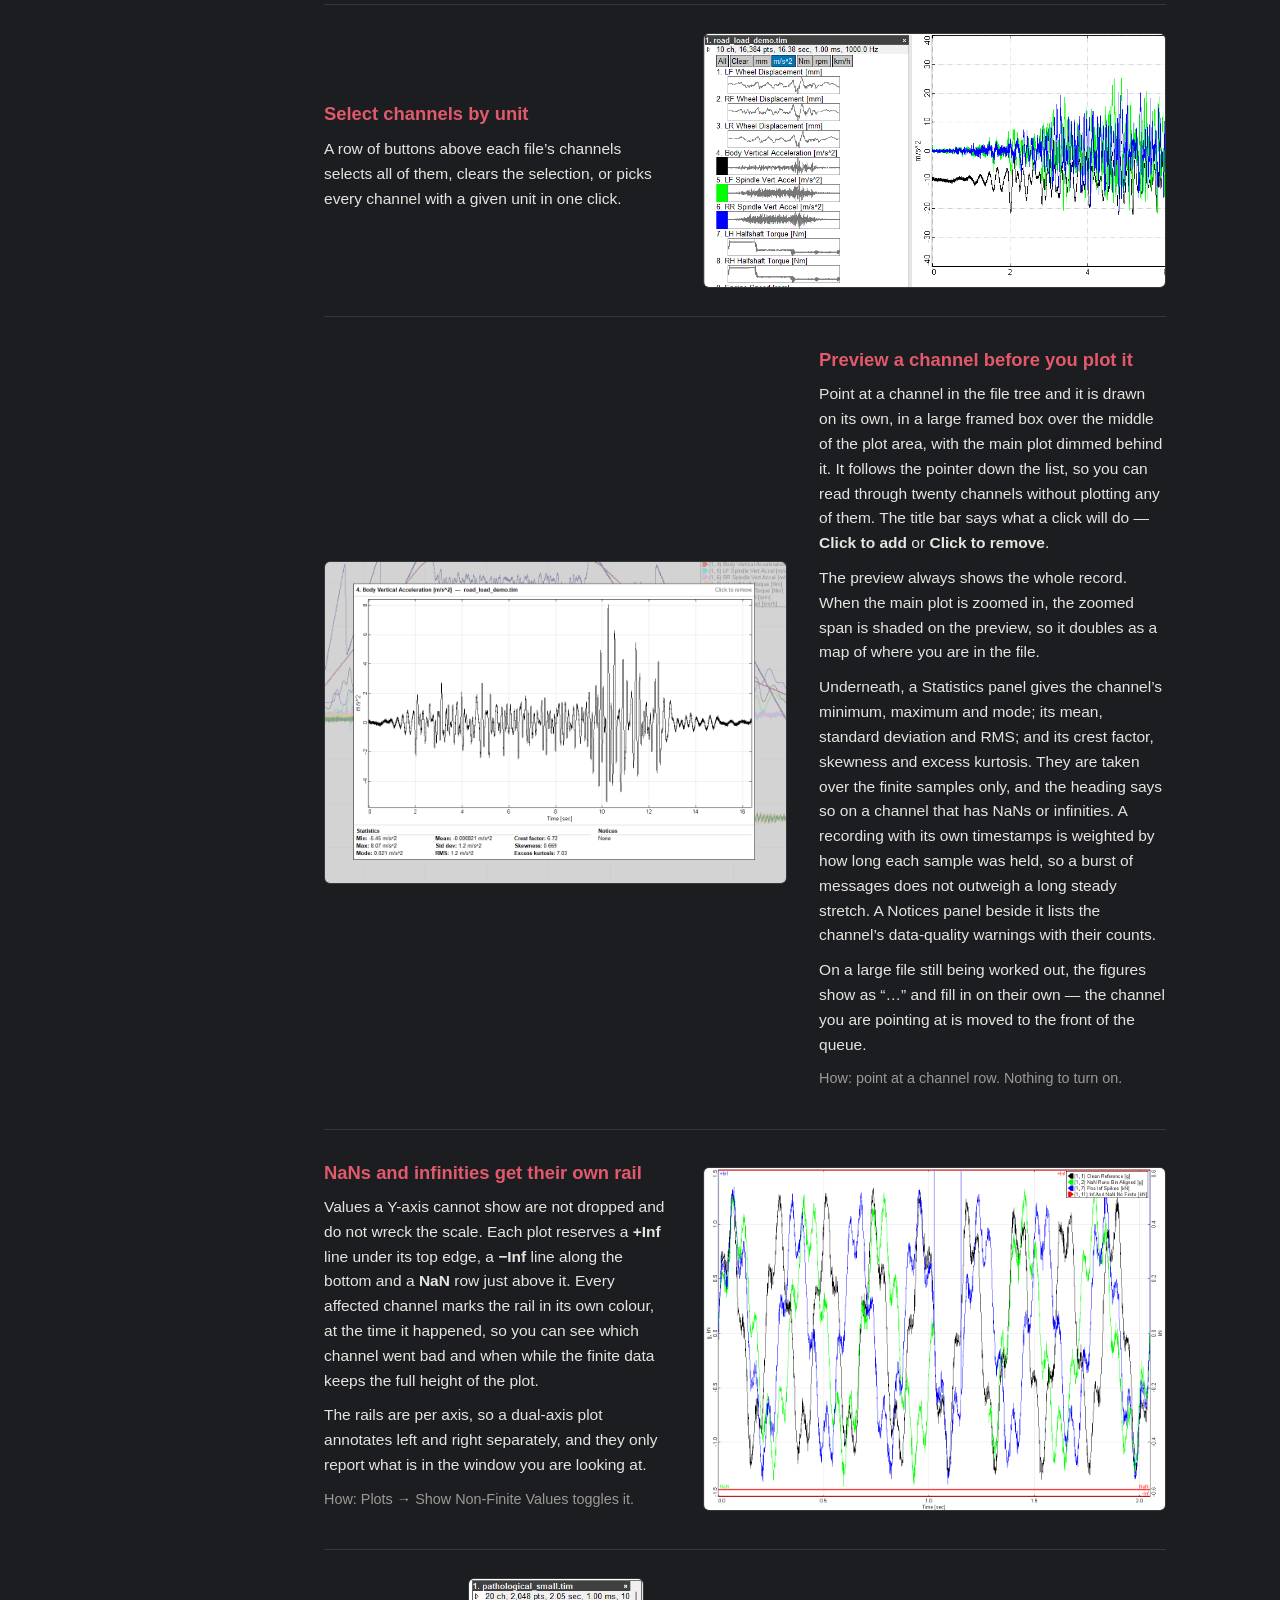
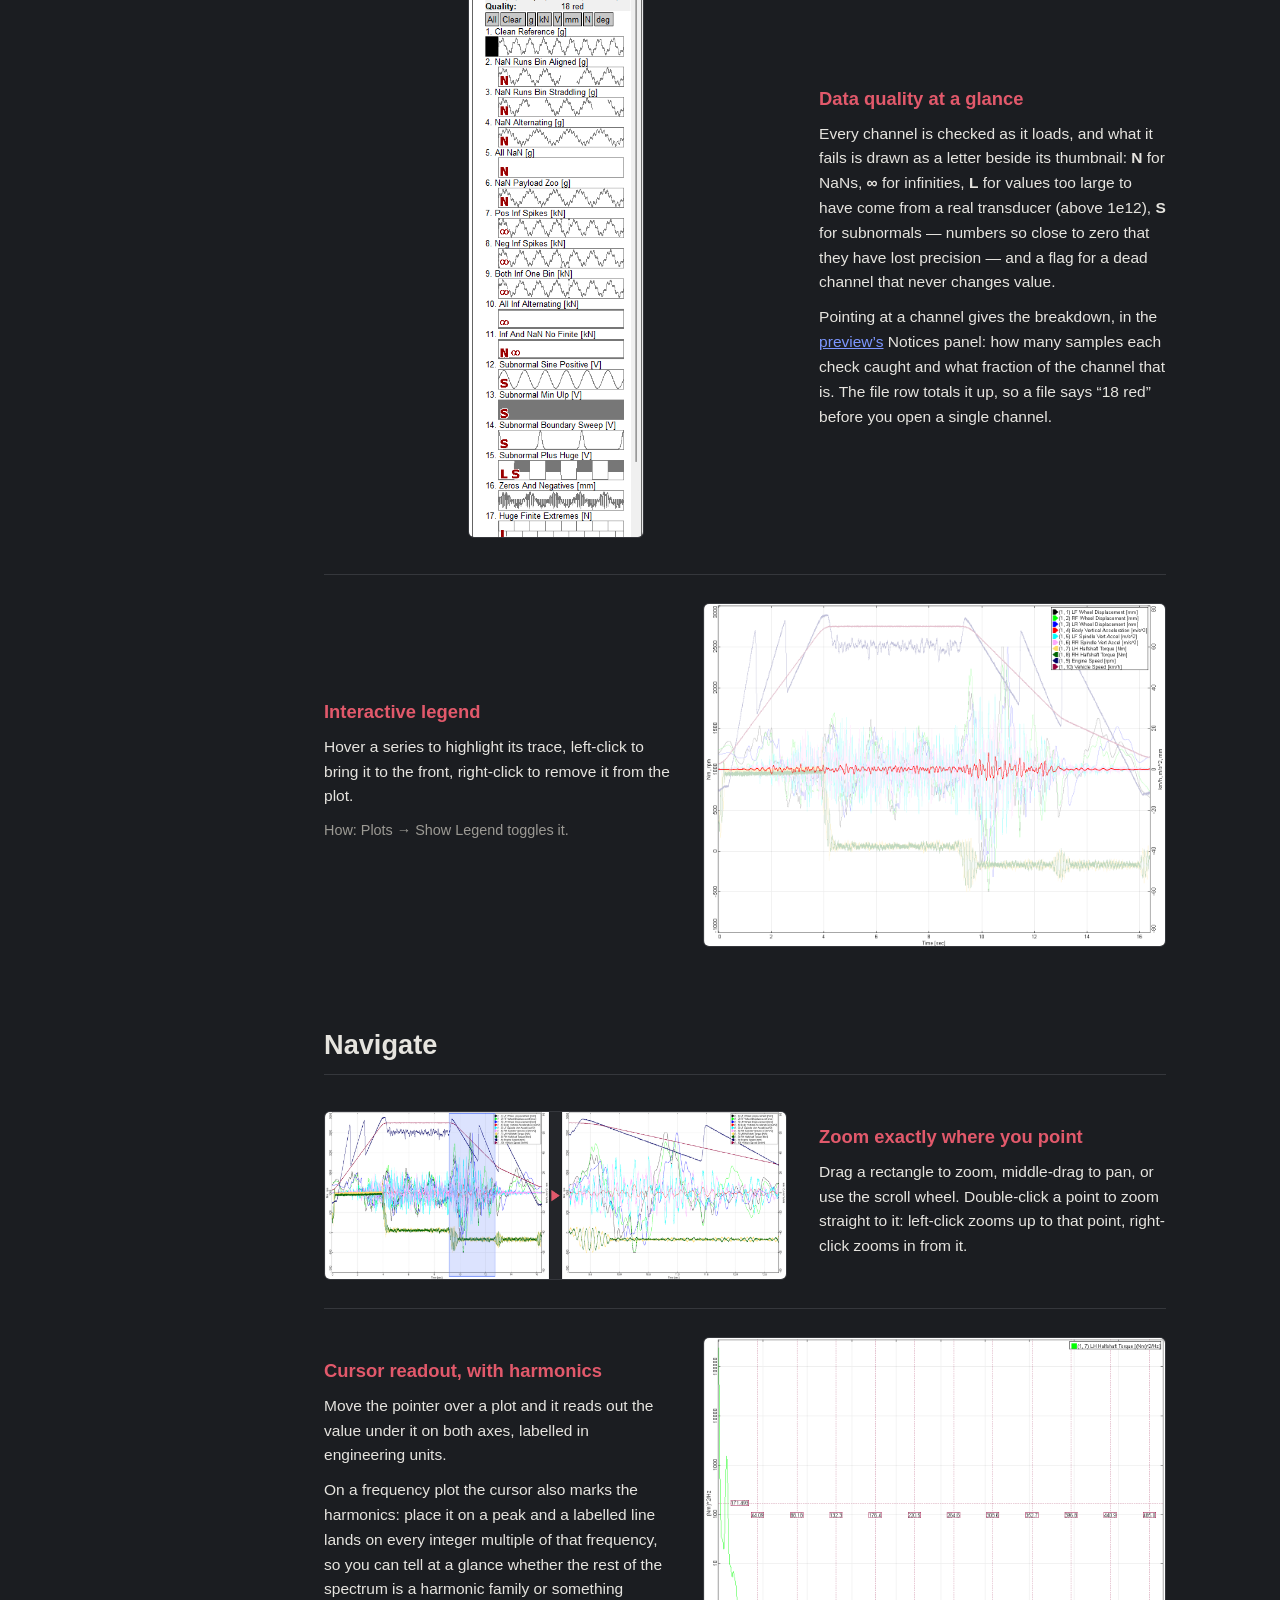
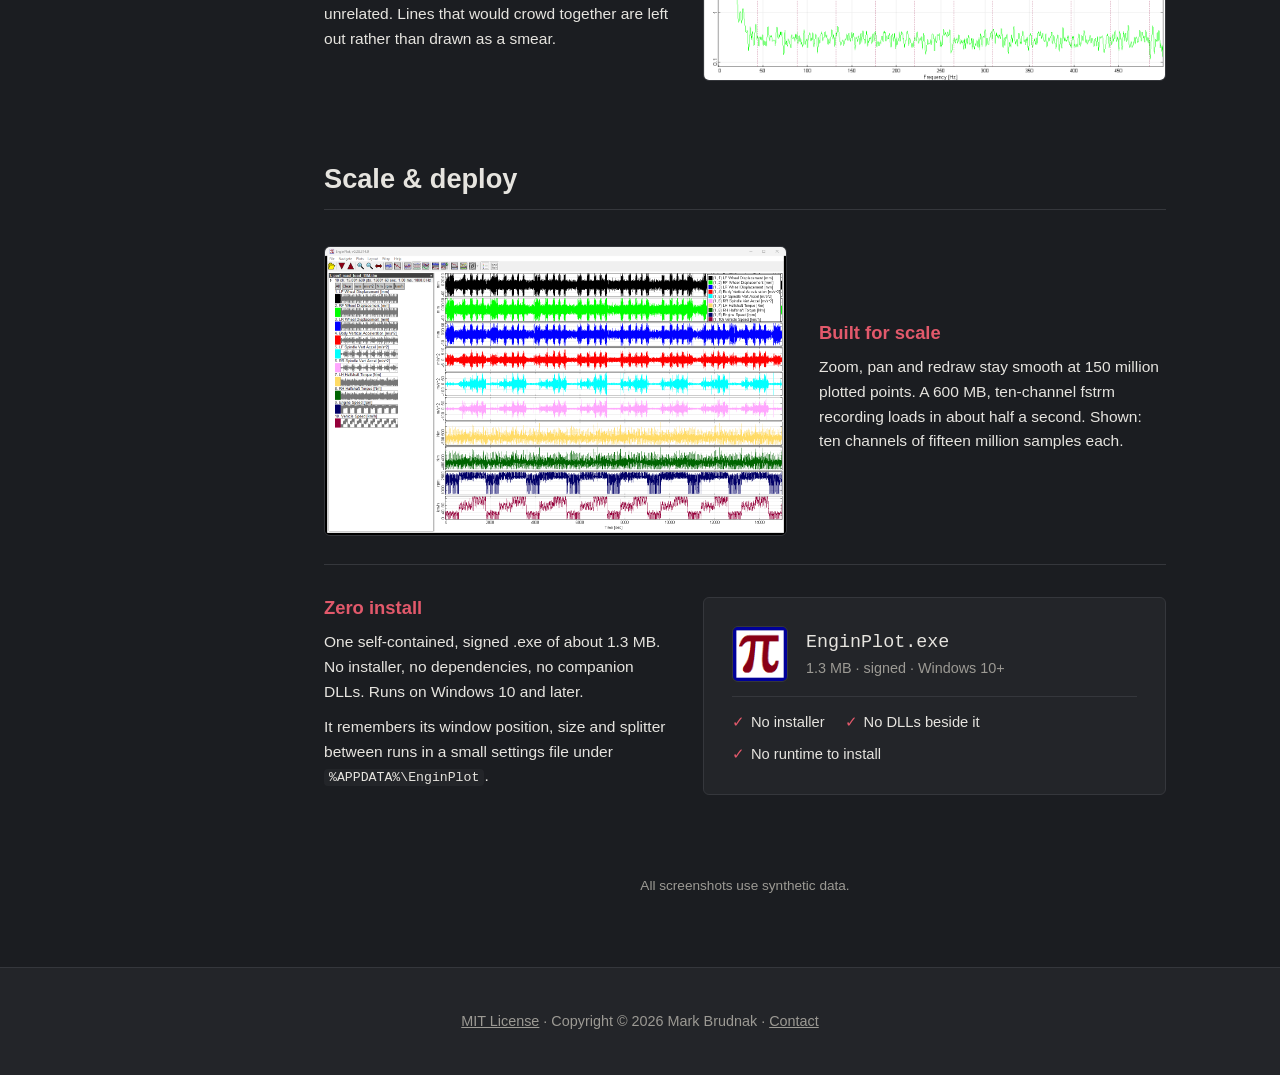
<file: features.html>
<!DOCTYPE html>
<html lang="en">
<head>
    <meta charset="UTF-8">
    <meta name="viewport" content="width=device-width, initial-scale=1.0">
    <title>Features — EnginPlot</title>
    <meta name="description" content="Everything EnginPlot does, feature by feature: the file formats it reads, how it plots, the spectral and histogram views, data-quality checks, navigation, and performance.">
    <link rel="icon" type="image/png" href="images/favicon.png">
    <link rel="stylesheet" href="styles.css">
</head>
<body>
    <header>
        <div class="brand">
            <img src="images/favicon.png" alt="">
            <h1><a href="index.html">EnginPlot</a></h1>
        </div>
        <nav>
            <a href="features.html">Features</a>
            <a href="index.html#about">About</a>
            <a href="changelog.html">Changelog</a>
            <a href="releases.html">Releases</a>
            <a href="sample-data.html">Sample Data</a>
            <a href="index.html#download">Download</a>
        </nav>
    </header>

    <section id="overview">
        <h2>Features</h2>
        <p class="overview-intro">A tour of everything EnginPlot does. Click a number on the
           screenshot to jump to that feature, or use the chapter list to browse.</p>

        <figure class="overview-shot">
            <div class="hotspot-frame">
                <img src="images/features/overview.png" alt="The EnginPlot window with ten channels of synthetic road-load data: channel thumbnails on the left, a time-history plot with two Y-axes at the top, a PSD plot below it, and a histogram and legend on the right">
                <a class="hotspot" href="#details-pane" style="left: 21%; top: 11.5%;" aria-label="1: file details">1</a>
                <a class="hotspot" href="#unit-filter" style="left: 9.5%; top: 13.6%;" aria-label="2: select by unit">2</a>
                <a class="hotspot" href="#thumbnails" style="left: 9.5%; top: 31%;" aria-label="3: channel thumbnails">3</a>
                <a class="hotspot" href="#dual-axis" style="left: 82.5%; top: 22%;" aria-label="4: automatic dual Y-axis">4</a>
                <a class="hotspot" href="#histograms" style="left: 91%; top: 32%;" aria-label="5: histogram">5</a>
                <a class="hotspot" href="#legend" style="left: 90.5%; top: 60%;" aria-label="6: interactive legend">6</a>
                <a class="hotspot" href="#spectra" style="left: 54%; top: 75%;" aria-label="7: power spectral density">7</a>
            </div>
        </figure>
        <ol class="overview-key">
            <li><a href="#details-pane">File details</a></li>
            <li><a href="#unit-filter">Select by unit</a></li>
            <li><a href="#thumbnails">Channel thumbnails</a></li>
            <li><a href="#dual-axis">Automatic dual Y-axis</a></li>
            <li><a href="#histograms">Histogram</a></li>
            <li><a href="#legend">Interactive legend</a></li>
            <li><a href="#spectra">Power spectral density</a></li>
        </ol>
    </section>

    <div class="features-layout">
        <nav class="chapter-nav" aria-label="Feature chapters">
            <a href="#load">Load</a>
            <a href="#view">View</a>
            <a href="#analyze">Analyze</a>
            <a href="#inspect">Inspect</a>
            <a href="#navigate">Navigate</a>
            <a href="#scale">Scale &amp; deploy</a>
        </nav>

        <div class="chapters">

            <!-- ===================== LOAD ===================== -->
            <section id="load" class="chapter">
                <h2>Load</h2>

                <article class="feature-row" id="formats">
                    <figure><a href="images/features/formats.png"><img src="images/features/formats.png" alt="Four files open at once, one each of RPC3, PLT, fstrm and CSV, with one channel from each stacked in the plot" loading="lazy"></a></figure>
                    <div class="feature-text">
                        <h3>Reads what you already have</h3>
                        <p>RPC3, PLT/SimCreator, fstrm/Moog Stream, CSV and space-separated
                           text. Channel names and units are detected automatically, including
                           units written inline as <code>Name [unit]</code> or
                           <code>Name (unit)</code>.</p>
                        <p class="how">How: File &rarr; Open (which also lists recent files), or pass
                           one or more paths on the command line.</p>
                    </div>
                </article>

                <article class="feature-row" id="lenient-csv">
                    <figure><a href="images/features/lenient-csv.png"><img src="images/features/lenient-csv.png" alt="A German-language export with semicolons, decimal commas and a metadata preamble, opened with its three channels stacked and a Warnings row listing the skipped column and unreadable cells" loading="lazy"></a></figure>
                    <div class="feature-text">
                        <h3>Opens untidy CSV files</h3>
                        <p>The reader works out its own delimiter and decimal separator, so a
                           European export like <code>1,5;2,5</code> reads correctly. It
                           handles quoted fields, skips instrument metadata above the header,
                           and reads UTF-8, UTF-16 and BOM-prefixed files.</p>
                        <p>A cell it can&rsquo;t read (<code>N/A</code>, a dash, a blank)
                           becomes a gap in that channel instead of failing the whole file.</p>
                    </div>
                </article>

                <article class="feature-row" id="timestamps">
                    <figure><a href="images/features/timestamps.png"><img src="images/features/timestamps.png" alt="A CSV whose time column holds ISO date-time stamps, plotted in seconds, with the details pane showing the recording date and start time" loading="lazy"></a></figure>
                    <div class="feature-text">
                        <h3>Reads date-time stamps</h3>
                        <p>A time column written as <code>2026-08-30T14:03:07.250</code>,
                           <code>08/30/2026 2:03:07 PM</code>, <code>30.08.2026 14:03:07</code>,
                           a date and time in two columns, or a bare time of day that wraps
                           past midnight all work. Day-first versus month-first is decided from
                           the whole column, not guessed row by row.</p>
                    </div>
                </article>

                <article class="feature-row" id="background-load">
                    <figure class="figure-tall"><a href="images/features/background-load.png"><img src="images/features/background-load.png" alt="The plot area while a 600 MB file loads: a progress bar with the file name and a Cancel (Esc) button" loading="lazy"></a></figure>
                    <div class="feature-text">
                        <h3>Large files load without freezing</h3>
                        <p>A progress bar with the file name and a Cancel button appears in the
                           plot area while a file loads in the background. The rest of the
                           window stays usable, so you can keep working with files that are
                           already open.</p>
                        <p class="how">How: press Esc or click Cancel to abandon a load.</p>
                    </div>
                </article>

                <article class="feature-row" id="details-pane">
                    <figure class="figure-tall"><a href="images/features/details-pane.png"><img src="images/features/details-pane.png" alt="The expanded file details pane: channels, samples, duration, time step, sample rate, frame and FFT size, Nyquist, frequency step, quality and date" loading="lazy"></a></figure>
                    <div class="feature-text">
                        <h3>File details, including what was worked around</h3>
                        <p>Every file shows its channel count, samples, duration, time step,
                           sample rate, FFT settings and recorded date. A <strong>Time</strong>
                           row says what the time column did, and a <strong>Warnings</strong>
                           row lists anything the reader had to work around, so a file that
                           loads leniently never loads silently.</p>
                    </div>
                </article>

                <article class="feature-row" id="close-file">
                    <figure class="figure-tall"><a href="images/features/close-file.png"><img src="images/features/close-file.png" alt="The header row of an open file, with its close button circled" loading="lazy"></a></figure>
                    <div class="feature-text">
                        <h3>Close one file, keep the rest</h3>
                        <p>Each open file&rsquo;s row in the tree has a close button. Closing
                           removes its channels from the plot and leaves everything else
                           selected.</p>
                    </div>
                </article>
            </section>

            <!-- ===================== VIEW ===================== -->
            <section id="view" class="chapter">
                <h2>View</h2>

                <article class="feature-row" id="layouts">
                    <figure><a href="images/features/layouts.png"><img src="images/features/layouts.png" alt="Ten channels in four units stacked by unit: g, deg/s, m/s^2 and km/h each get their own row and scale" loading="lazy"></a></figure>
                    <div class="feature-text">
                        <h3>Layouts that fit the data</h3>
                        <p>Overlay every channel on one plot, stack them one per row, or group
                           rows by engineering unit so each unit gets its own scale.</p>
                        <p class="how">How: Layout &rarr; Overlaid, Stacked, or Stacked by Unit.</p>
                    </div>
                </article>

                <article class="feature-row" id="dual-axis">
                    <figure><a href="images/features/dual-axis.png"><img src="images/features/dual-axis.png" alt="Engine speed in rpm on the left axis and wheel displacement in mm on the right, placed automatically" loading="lazy"></a></figure>
                    <div class="feature-text">
                        <h3>Automatic dual Y-axis</h3>
                        <p>When channels span very different ranges, the large ones move to a
                           second, right-hand axis so the small ones stay readable. There is
                           nothing to set up.</p>
                    </div>
                </article>

                <article class="feature-row" id="event-time">
                    <figure><a href="images/features/event-time.png"><img src="images/features/event-time.png" alt="A CAN-style event log with bursts of messages separated by quiet gaps, each channel drawn at its own timestamps" loading="lazy"></a></figure>
                    <div class="feature-text">
                        <h3>Event data at its real timestamps</h3>
                        <p>Files that aren&rsquo;t sampled on a clock (CAN bus traffic,
                           network messages, variable-step solvers) plot each sample at its
                           own timestamp. Bursts and idle gaps show up where they really are
                           and for as long as they really lasted.</p>
                    </div>
                </article>
            </section>

            <!-- ===================== ANALYZE ===================== -->
            <section id="analyze" class="chapter">
                <h2>Analyze</h2>

                <article class="feature-row" id="spectra">
                    <figure><a href="images/features/spectra.png"><img src="images/features/spectra.png" alt="Three accelerometer channels shown as time histories above their power spectral densities" loading="lazy"></a></figure>
                    <div class="feature-text">
                        <h3>Time, frequency and histogram views</h3>
                        <p>View time histories, power spectral density, or both together, with
                           or without a histogram panel alongside.</p>
                        <p>Each segment&rsquo;s mean is removed before the transform, so a channel
                           riding an offset shows how it varies rather than a spike at 0&nbsp;Hz
                           taller than anything it actually does.</p>
                        <p class="how">How: Plots &rarr; Time, PSD, Time / PSD, or
                           Time / PSD / Histogram.</p>
                    </div>
                </article>

                <article class="feature-row" id="spectra-db">
                    <figure><a href="images/features/spectra-db.png"><img src="images/features/spectra-db.png" alt="The three accelerometer spectra from the previous figure, now on a linear axis labelled dB, running from about +10 dB down to -60 dB, with the legend entries marked dB" loading="lazy"></a></figure>
                    <div class="feature-text">
                        <h3>Spectra in engineering units or decibels</h3>
                        <p>The same three channels as above, now in dB. One switch moves every
                           spectrum between engineering units and decibels: PSD plots, the PSD
                           pane of the combined views, CSD overlaid and the magnitude rows of
                           the CSD matrix. Axis labels, the legend and the cursor readout all
                           follow it.</p>
                        <p>Decibels are 10&middot;log<sub>10</sub> of the spectrum, not 20,
                           because a PSD is already magnitude-squared. Empty bins stay at
                           &minus;&infin; and land on the plot&rsquo;s &minus;Inf rail rather
                           than being floored to an invented number.</p>
                        <p class="how">How: Plots &rarr; Spectra in Decibels, or the
                           <strong>dB</strong> button on the toolbar. The choice is remembered
                           between runs.</p>
                    </div>
                </article>

                <article class="feature-row" id="csd">
                    <figure><a href="images/features/csd.png"><img src="images/features/csd.png" alt="A three-by-three cross-spectral density matrix, each cell showing magnitude above phase wrapped to plus or minus 180 degrees" loading="lazy"></a></figure>
                    <div class="feature-text">
                        <h3>Cross-spectra with phase wrap control</h3>
                        <p>Show cross-spectral density as a matrix of every channel pair, or
                           overlaid on one plot. Phase can be unwrapped or wrapped to
                           &plusmn;180&deg;, 0 to 360&deg;, &plusmn;360&deg;, 0 to 720&deg;
                           and more.</p>
                        <p class="how">How: Plots &rarr; CSD Matrix or CSD Overlaid; Wrap menu
                           for the phase range.</p>
                    </div>
                </article>

                <article class="feature-row" id="preview-spectrum">
                    <figure><a href="images/features/preview-spectrum.png"><img src="images/features/preview-spectrum.png" alt="Pointing at LF Spindle Vert Accel on a PSD plot: its spectrum alone in the framed box, with three columns underneath reading peak frequency 12.7 Hz at 8.51 (m/s^2)^2/Hz or 9.3 dB and a roll-off of -20.7 dB per decade; a noise floor of -41 dB, 246 Hz of signal bandwidth and 50.3 dB of dynamic range; and Nfft 2048 over 21 averages with a 0.979 Hz noise bandwidth and plus or minus 23 percent uncertainty" loading="lazy"></a></figure>
                    <div class="feature-text">
                        <h3>Read a channel&rsquo;s spectrum on hover</h3>
                        <p>On a frequency plot the preview shows the channel&rsquo;s spectrum
                           instead of its time trace, on the same engineering-unit or decibel
                           axis as the main plot, and reads it for you in three columns.</p>
                        <p><strong>Shape</strong> gives the peak&rsquo;s frequency and level,
                           in engineering units and dB, and the roll-off above it in dB per
                           decade. <strong>Quality</strong> gives the noise floor, the signal
                           bandwidth &mdash; the highest frequency still 10&nbsp;dB clear of that
                           floor &mdash; and the dynamic range between them.
                           <strong>Calculation</strong> gives Nfft, the number of averages, the
                           noise bandwidth, and the random error the averaging leaves on the
                           result.</p>
                        <p>A channel too slow for the bin spacing to resolve &mdash; a vehicle
                           speed, a steering angle &mdash; is flagged <strong>Not a vibration
                           channel</strong>, with the share of its variation sitting below that
                           resolution, rather than being handed a peak that means nothing.</p>
                        <p>In the CSD plots the preview pairs the channel with every plotted
                           channel from its own file: its own spectrum first, then its cross
                           spectrum with each of them, following the main plot&rsquo;s decibel and
                           phase-wrap settings. A table underneath gives, for each pair, where
                           the cross spectrum peaks, its level and phase there, the coherence at
                           that peak, and a band coherence weighted so the frequencies where the
                           two channels share power are the ones that decide it.</p>
                        <p class="how">How: point at a channel row on any PSD or CSD plot.</p>
                    </div>
                </article>

                <article class="feature-row" id="histograms">
                    <figure><a href="images/features/histograms.png"><img src="images/features/histograms.png" alt="Ten channels in a time-history plot beside their histograms" loading="lazy"></a></figure>
                    <div class="feature-text">
                        <h3>Histograms that measure time</h3>
                        <p>Per-channel histograms show how much of the record each channel
                           spent in each band. For event data, each sample counts for the time
                           it covered rather than counting once, so busy bursts don&rsquo;t
                           drown out long quiet stretches.</p>
                    </div>
                </article>

                <article class="feature-row" id="event-spectra">
                    <figure><a href="images/features/event-spectra.png"><img src="images/features/event-spectra.png" alt="Time history and PSD of an event log; the frequency axis reaches 100 Hz, the rate inside the bursts" loading="lazy"></a></figure>
                    <div class="feature-text">
                        <h3>Meaningful spectra from event data</h3>
                        <p>Unevenly sampled records are interpolated onto a uniform grid built
                           from their own timestamps before the transform, with idle gaps left
                           empty rather than filled in. The frequency axis reflects the rate
                           the data really has.</p>
                    </div>
                </article>

                <article class="feature-row" id="background-compute">
                    <figure><a href="images/features/background-compute.png"><img src="images/features/background-compute.png" alt="A cross-spectral matrix partway through computing: some cells drawn, others marked Computing, and a Computing 12 of 75 counter at the bottom left" loading="lazy"></a></figure>
                    <div class="feature-text">
                        <h3>Spectra computed in the background</h3>
                        <p>Spectra, cross-spectra and histograms are computed on background
                           threads as soon as a file loads, so switching views is usually
                           instant. Cells still being computed say so, and panning, zooming
                           and selecting keep working while they fill in.</p>
                    </div>
                </article>
            </section>

            <!-- ===================== INSPECT ===================== -->
            <section id="inspect" class="chapter">
                <h2>Inspect</h2>

                <article class="feature-row" id="thumbnails">
                    <figure class="figure-tall"><a href="images/features/thumbnails.png"><img src="images/features/thumbnails.png" alt="The file tree with a small preview plot beside every channel" loading="lazy"></a></figure>
                    <div class="feature-text">
                        <h3>Thumbnail previews</h3>
                        <p>Every channel gets a small preview plot in the file tree, so you can
                           see the shape of the data before you select it.</p>
                    </div>
                </article>

                <article class="feature-row" id="unit-filter">
                    <figure><a href="images/features/unit-filter.png"><img src="images/features/unit-filter.png" alt="The m/s^2 unit button pressed, selecting the three acceleration channels, which appear in the plot" loading="lazy"></a></figure>
                    <div class="feature-text">
                        <h3>Select channels by unit</h3>
                        <p>A row of buttons above each file&rsquo;s channels selects all of
                           them, clears the selection, or picks every channel with a given
                           unit in one click.</p>
                    </div>
                </article>

                <article class="feature-row" id="preview">
                    <figure><a href="images/features/preview-time.png"><img src="images/features/preview-time.png" alt="Pointing at Body Vertical Acceleration in the file tree: the channel is drawn alone in a large framed box over the middle of the plot area, the ten plotted traces dimmed behind it, with a Statistics panel underneath giving min, max, mode, mean, standard deviation, RMS, crest factor, skewness and excess kurtosis, and a Notices panel beside it" loading="lazy"></a></figure>
                    <div class="feature-text">
                        <h3>Preview a channel before you plot it</h3>
                        <p>Point at a channel in the file tree and it is drawn on its own, in a
                           large framed box over the middle of the plot area, with the main plot
                           dimmed behind it. It follows the pointer down the list, so you can
                           read through twenty channels without plotting any of them. The title
                           bar says what a click will do &mdash; <strong>Click to add</strong> or
                           <strong>Click to remove</strong>.</p>
                        <p>The preview always shows the whole record. When the main plot is
                           zoomed in, the zoomed span is shaded on the preview, so it doubles as
                           a map of where you are in the file.</p>
                        <p>Underneath, a Statistics panel gives the channel&rsquo;s minimum,
                           maximum and mode; its mean, standard deviation and RMS; and its crest
                           factor, skewness and excess kurtosis. They are taken over the finite
                           samples only, and the heading says so on a channel that has NaNs or
                           infinities. A recording with its own timestamps is weighted by how
                           long each sample was held, so a burst of messages does not outweigh a
                           long steady stretch. A Notices panel beside it lists the channel&rsquo;s
                           data-quality warnings with their counts.</p>
                        <p>On a large file still being worked out, the figures show as
                           &ldquo;&hellip;&rdquo; and fill in on their own &mdash; the channel
                           you are pointing at is moved to the front of the queue.</p>
                        <p class="how">How: point at a channel row. Nothing to turn on.</p>
                    </div>
                </article>

                <article class="feature-row" id="nonfinite-rail">
                    <figure><a href="images/features/nonfinite-rail.png"><img src="images/features/nonfinite-rail.png" alt="A time plot with a +Inf line under the top edge, a -Inf line along the bottom and a NaN row above it, each carrying coloured marks where a channel has those samples" loading="lazy"></a></figure>
                    <div class="feature-text">
                        <h3>NaNs and infinities get their own rail</h3>
                        <p>Values a Y-axis cannot show are not dropped and do not wreck the
                           scale. Each plot reserves a <strong>+Inf</strong> line under its top
                           edge, a <strong>&minus;Inf</strong> line along the bottom and a
                           <strong>NaN</strong> row just above it. Every affected channel marks
                           the rail in its own colour, at the time it happened, so you can see
                           which channel went bad and when while the finite data keeps the full
                           height of the plot.</p>
                        <p>The rails are per axis, so a dual-axis plot annotates left and right
                           separately, and they only report what is in the window you are
                           looking at.</p>
                        <p class="how">How: Plots &rarr; Show Non-Finite Values toggles it.</p>
                    </div>
                </article>

                <article class="feature-row" id="quality">
                    <figure class="figure-tall"><a href="images/features/quality.png"><img src="images/features/quality.png" alt="Channel thumbnails marked N for NaN, an infinity sign, S for subnormal and L for huge values, with a tooltip breaking down one channel: 1,024 large and 1,024 subnormal samples" loading="lazy"></a></figure>
                    <div class="feature-text">
                        <h3>Data quality at a glance</h3>
                        <p>Every channel is checked as it loads, and what it fails is drawn as
                           a letter beside its thumbnail: <strong>N</strong> for NaNs,
                           <strong>&infin;</strong> for infinities, <strong>L</strong> for
                           values too large to have come from a real transducer (above
                           1e12), <strong>S</strong> for subnormals &mdash; numbers so close to
                           zero that they have lost precision &mdash; and a flag for a dead
                           channel that never changes value.</p>
                        <p>Pointing at a channel gives the breakdown, in the
                           <a href="#preview">preview&rsquo;s</a> Notices panel: how many samples
                           each check caught and what fraction of the channel that is. The file
                           row totals it up, so a file says &ldquo;18 red&rdquo; before you open
                           a single channel.</p>
                    </div>
                </article>

                <article class="feature-row" id="legend">
                    <figure><a href="images/features/legend.png"><img src="images/features/legend.png" alt="Hovering one legend entry: the Body Vertical Acceleration trace stays bold while the other nine traces fade" loading="lazy"></a></figure>
                    <div class="feature-text">
                        <h3>Interactive legend</h3>
                        <p>Hover a series to highlight its trace, left-click to bring it to the
                           front, right-click to remove it from the plot.</p>
                        <p class="how">How: Plots &rarr; Show Legend toggles it.</p>
                    </div>
                </article>
            </section>

            <!-- ===================== NAVIGATE ===================== -->
            <section id="navigate" class="chapter">
                <h2>Navigate</h2>

                <article class="feature-row" id="zoom">
                    <figure><a href="images/features/zoom.png"><img src="images/features/zoom.png" alt="Before and after a rectangle zoom: a highlighted band from about 9 to 13 seconds on the full record, and the same band filling the plot" loading="lazy"></a></figure>
                    <div class="feature-text">
                        <h3>Zoom exactly where you point</h3>
                        <p>Drag a rectangle to zoom, middle-drag to pan, or use the scroll
                           wheel. Double-click a point to zoom straight to it:
                           left-click zooms up to that point, right-click zooms in from it.</p>
                    </div>
                </article>

                <article class="feature-row" id="cursor">
                    <figure><a href="images/features/cursor.png"><img src="images/features/cursor.png" alt="A PSD with a readout line at 171.493 and vertical cursor lines at 44.09 Hz and every multiple of it up to 485 Hz, each labelled" loading="lazy"></a></figure>
                    <div class="feature-text">
                        <h3>Cursor readout, with harmonics</h3>
                        <p>Move the pointer over a plot and it reads out the value under it on
                           both axes, labelled in engineering units.</p>
                        <p>On a frequency plot the cursor also marks the harmonics: place it on
                           a peak and a labelled line lands on every integer multiple of that
                           frequency, so you can tell at a glance whether the rest of the
                           spectrum is a harmonic family or something unrelated. Lines that
                           would crowd together are left out rather than drawn as a smear.</p>
                    </div>
                </article>
            </section>

            <!-- ===================== SCALE & DEPLOY ===================== -->
            <section id="scale" class="chapter">
                <h2>Scale &amp; deploy</h2>

                <article class="feature-row" id="big-data">
                    <figure><a href="images/features/big-data.png"><img src="images/features/big-data.png" alt="150 million points: ten channels of fifteen million samples each, stacked one per row" loading="lazy"></a></figure>
                    <div class="feature-text">
                        <h3>Built for scale</h3>
                        <p>Zoom, pan and redraw stay smooth at 150 million plotted points. A
                           600&nbsp;MB, ten-channel fstrm recording loads in about half a
                           second. Shown: ten channels of fifteen million samples each.</p>
                    </div>
                </article>

                <article class="feature-row" id="zero-install">
                    <figure>
                        <div class="exe-card" role="img" aria-label="EnginPlot.exe: one signed file, about 1.3 MB, no installer, no DLLs">
                            <img src="images/favicon.png" alt="">
                            <div>
                                <div class="exe-name">EnginPlot.exe</div>
                                <div class="exe-meta">1.3&nbsp;MB &middot; signed &middot; Windows&nbsp;10+</div>
                            </div>
                            <ul class="exe-facts">
                                <li>No installer</li>
                                <li>No DLLs beside it</li>
                                <li>No runtime to install</li>
                            </ul>
                        </div>
                    </figure>
                    <div class="feature-text">
                        <h3>Zero install</h3>
                        <p>One self-contained, signed .exe of about 1.3&nbsp;MB. No installer,
                           no dependencies, no companion DLLs. Runs on Windows&nbsp;10 and
                           later.</p>
                        <p>It remembers its window position, size and splitter between runs
                           in a small settings file under <code>%APPDATA%\EnginPlot</code>.</p>
                    </div>
                </article>
            </section>

            <p class="screenshot-footnote">All screenshots use synthetic data.</p>
        </div>
    </div>

    <footer>
        <p><a href="license.html">MIT License</a> &middot; Copyright &copy; 2026 Mark Brudnak &middot;
           <a href="mailto:contact@enginplot.net">Contact</a></p>
    </footer>

    <script>
        // Highlight the chapter currently in view. The page works without this.
        (function () {
            if (!("IntersectionObserver" in window)) return;
            var links = document.querySelectorAll(".chapter-nav a");
            var observer = new IntersectionObserver(function (entries) {
                entries.forEach(function (entry) {
                    if (!entry.isIntersecting) return;
                    links.forEach(function (link) {
                        link.classList.toggle("active", link.getAttribute("href") === "#" + entry.target.id);
                    });
                });
            }, { rootMargin: "-30% 0px -60% 0px" });
            document.querySelectorAll(".chapter").forEach(function (c) { observer.observe(c); });
        })();
    </script>
</body>
</html>
</file>
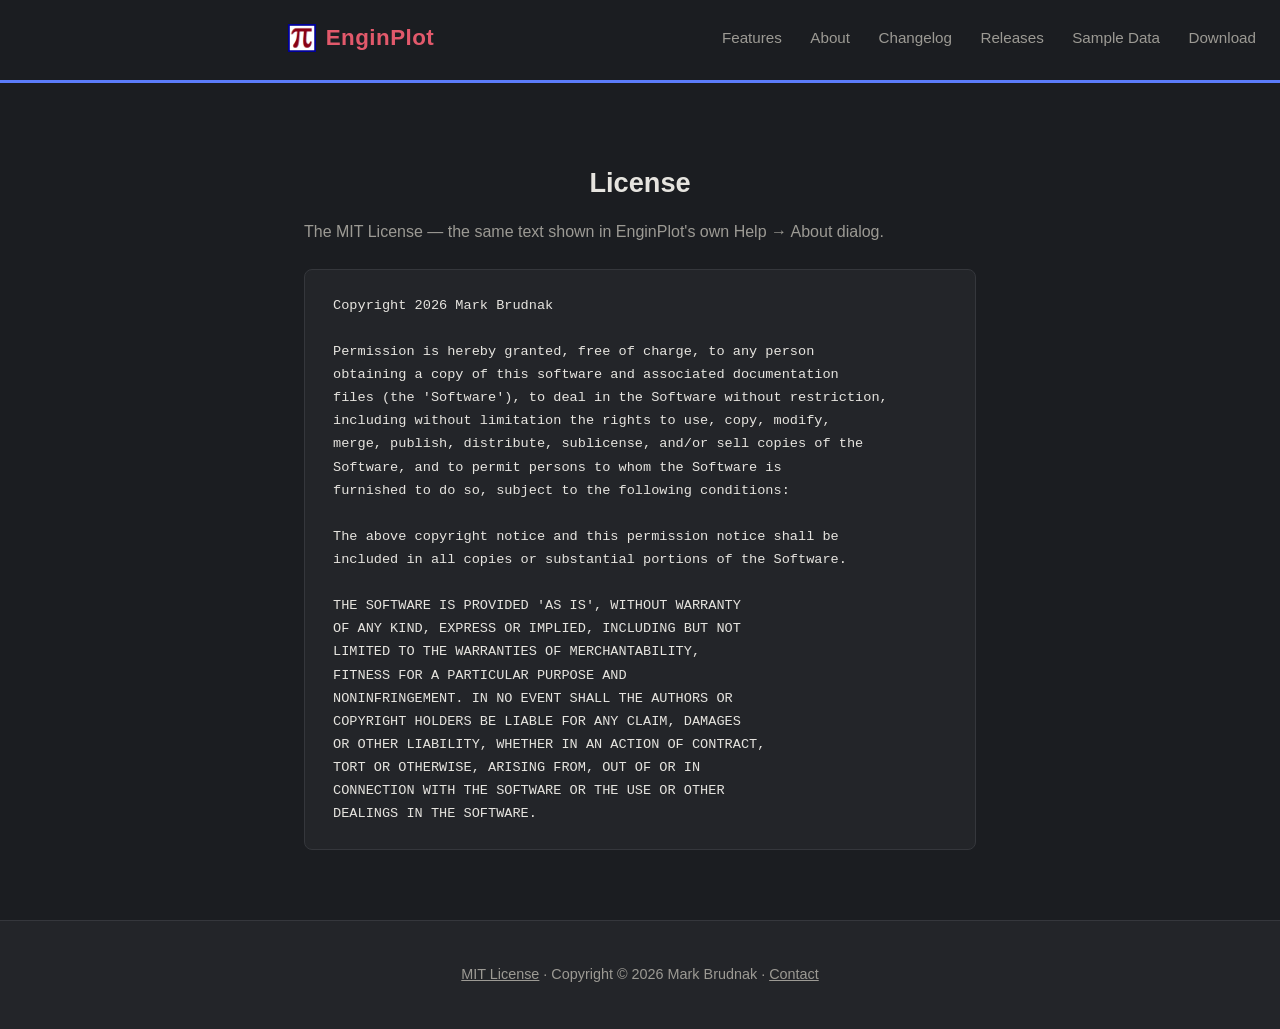
<file: license.html>
<!DOCTYPE html>
<html lang="en">
<head>
    <meta charset="UTF-8">
    <meta name="viewport" content="width=device-width, initial-scale=1.0">
    <title>License — EnginPlot</title>
    <meta name="description" content="EnginPlot's MIT License, in full.">
    <link rel="icon" type="image/png" href="images/favicon.png">
    <link rel="stylesheet" href="styles.css">
</head>
<body>
    <header>
        <div class="brand">
            <img src="images/favicon.png" alt="">
            <h1><a href="index.html">EnginPlot</a></h1>
        </div>
        <nav>
            <a href="features.html">Features</a>
            <a href="index.html#about">About</a>
            <a href="changelog.html">Changelog</a>
            <a href="releases.html">Releases</a>
            <a href="sample-data.html">Sample Data</a>
            <a href="index.html#download">Download</a>
        </nav>
    </header>

    <section id="license">
        <h2>License</h2>
        <p class="changelog-intro">The MIT License &mdash; the same text shown in EnginPlot's own
           Help &rarr; About dialog.</p>

        <pre class="license-text">Copyright 2026 Mark Brudnak

Permission is hereby granted, free of charge, to any person
obtaining a copy of this software and associated documentation
files (the 'Software'), to deal in the Software without restriction,
including without limitation the rights to use, copy, modify,
merge, publish, distribute, sublicense, and/or sell copies of the
Software, and to permit persons to whom the Software is
furnished to do so, subject to the following conditions:

The above copyright notice and this permission notice shall be
included in all copies or substantial portions of the Software.

THE SOFTWARE IS PROVIDED 'AS IS', WITHOUT WARRANTY
OF ANY KIND, EXPRESS OR IMPLIED, INCLUDING BUT NOT
LIMITED TO THE WARRANTIES OF MERCHANTABILITY,
FITNESS FOR A PARTICULAR PURPOSE AND
NONINFRINGEMENT. IN NO EVENT SHALL THE AUTHORS OR
COPYRIGHT HOLDERS BE LIABLE FOR ANY CLAIM, DAMAGES
OR OTHER LIABILITY, WHETHER IN AN ACTION OF CONTRACT,
TORT OR OTHERWISE, ARISING FROM, OUT OF OR IN
CONNECTION WITH THE SOFTWARE OR THE USE OR OTHER
DEALINGS IN THE SOFTWARE.</pre>
    </section>

    <footer>
        <p><a href="license.html">MIT License</a> &middot; Copyright &copy; 2026 Mark Brudnak &middot;
           <a href="mailto:contact@enginplot.net">Contact</a></p>
    </footer>

</body>
</html>
</file>
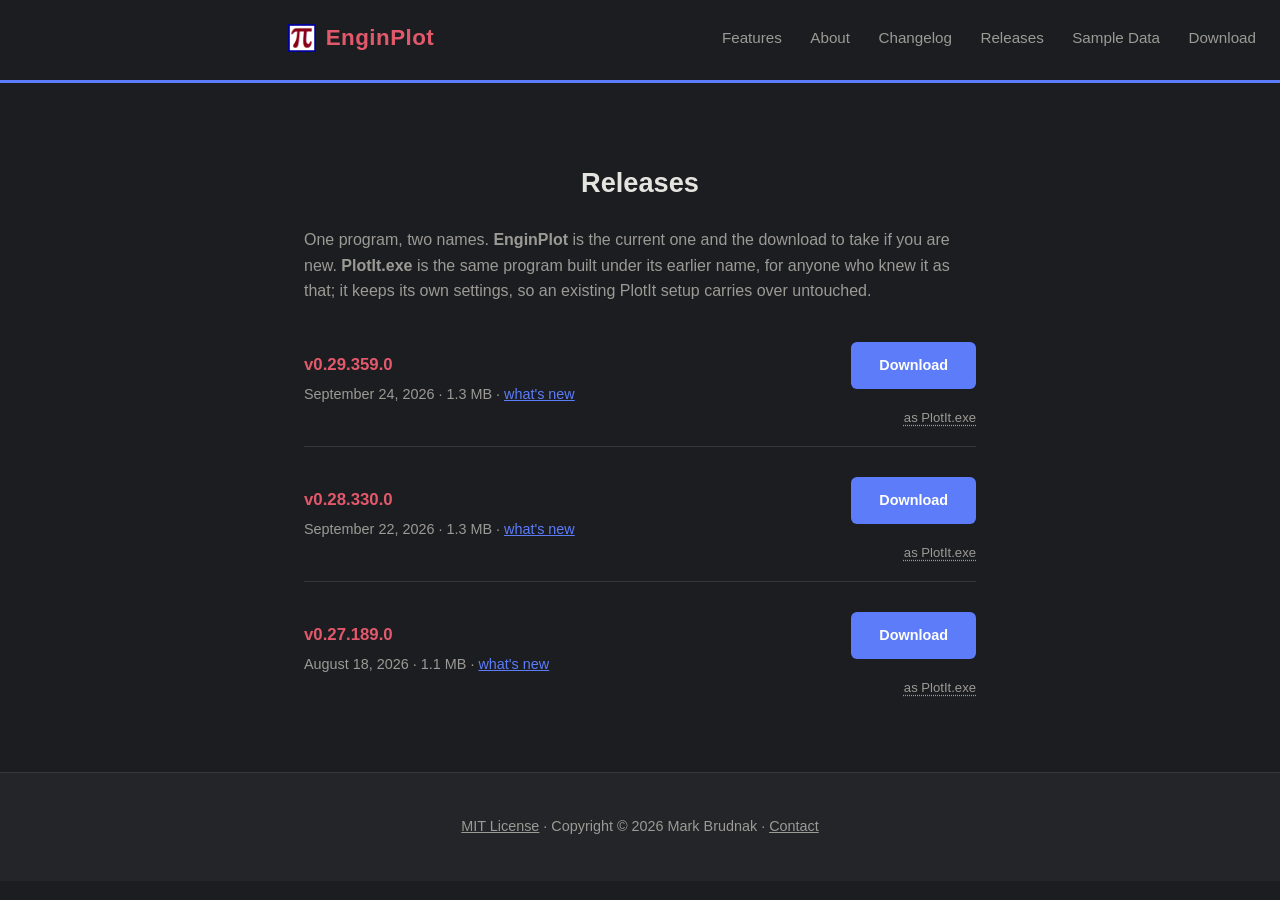
<file: releases.html>
<!DOCTYPE html>
<html lang="en">
<head>
    <meta charset="UTF-8">
    <meta name="viewport" content="width=device-width, initial-scale=1.0">
    <title>Releases — EnginPlot</title>
    <meta name="description" content="Every EnginPlot release, with a direct download &mdash; as EnginPlot.exe or under its earlier name, PlotIt.exe.">
    <link rel="icon" type="image/png" href="images/favicon.png">
    <link rel="stylesheet" href="styles.css">
</head>
<body>
    <header>
        <div class="brand">
            <img src="images/favicon.png" alt="">
            <h1><a href="index.html">EnginPlot</a></h1>
        </div>
        <nav>
            <a href="features.html">Features</a>
            <a href="index.html#about">About</a>
            <a href="changelog.html">Changelog</a>
            <a href="releases.html">Releases</a>
            <a href="sample-data.html">Sample Data</a>
            <a href="index.html#download">Download</a>
        </nav>
    </header>

    <section id="releases">
        <h2>Releases</h2>
        <p class="releases-intro">One program, two names. <strong>EnginPlot</strong> is the current
           one and the download to take if you are new. <strong>PlotIt.exe</strong> is the same
           program built under its earlier name, for anyone who knew it as that; it keeps its own
           settings, so an existing PlotIt setup carries over untouched.</p>

        <div class="release-row">
            <div class="release-row-info">
                <h3>v0.29.359.0</h3>
                <p>September 24, 2026 &middot; 1.3&nbsp;MB &middot; <a href="changelog.html#v0-29">what's new</a></p>
            </div>
            <div class="release-row-links">
                <a href="downloads/releases/EnginPlot_v0.29.359.0.exe" class="btn btn-small" download>Download</a>
                <a href="downloads/releases/PlotIt_v0.29.359.0.exe" class="release-alt" download>as PlotIt.exe</a>
            </div>
        </div>

        <div class="release-row">
            <div class="release-row-info">
                <h3>v0.28.330.0</h3>
                <p>September 22, 2026 &middot; 1.3&nbsp;MB &middot; <a href="changelog.html#v0-28">what's new</a></p>
            </div>
            <div class="release-row-links">
                <a href="downloads/releases/EnginPlot_v0.28.330.0.exe" class="btn btn-small" download>Download</a>
                <a href="downloads/releases/PlotIt_v0.28.330.0.exe" class="release-alt" download>as PlotIt.exe</a>
            </div>
        </div>

        <div class="release-row">
            <div class="release-row-info">
                <h3>v0.27.189.0</h3>
                <p>August 18, 2026 &middot; 1.1&nbsp;MB &middot; <a href="changelog.html#v0-27">what's new</a></p>
            </div>
            <div class="release-row-links">
                <a href="downloads/releases/EnginPlot_v0.27.189.0.exe" class="btn btn-small" download>Download</a>
                <a href="downloads/releases/PlotIt_v0.27.186.0.exe" class="release-alt" download>as PlotIt.exe</a>
            </div>
        </div>
    </section>

    <footer>
        <p><a href="license.html">MIT License</a> &middot; Copyright &copy; 2026 Mark Brudnak &middot;
           <a href="mailto:contact@enginplot.net">Contact</a></p>
    </footer>

</body>
</html>
</file>
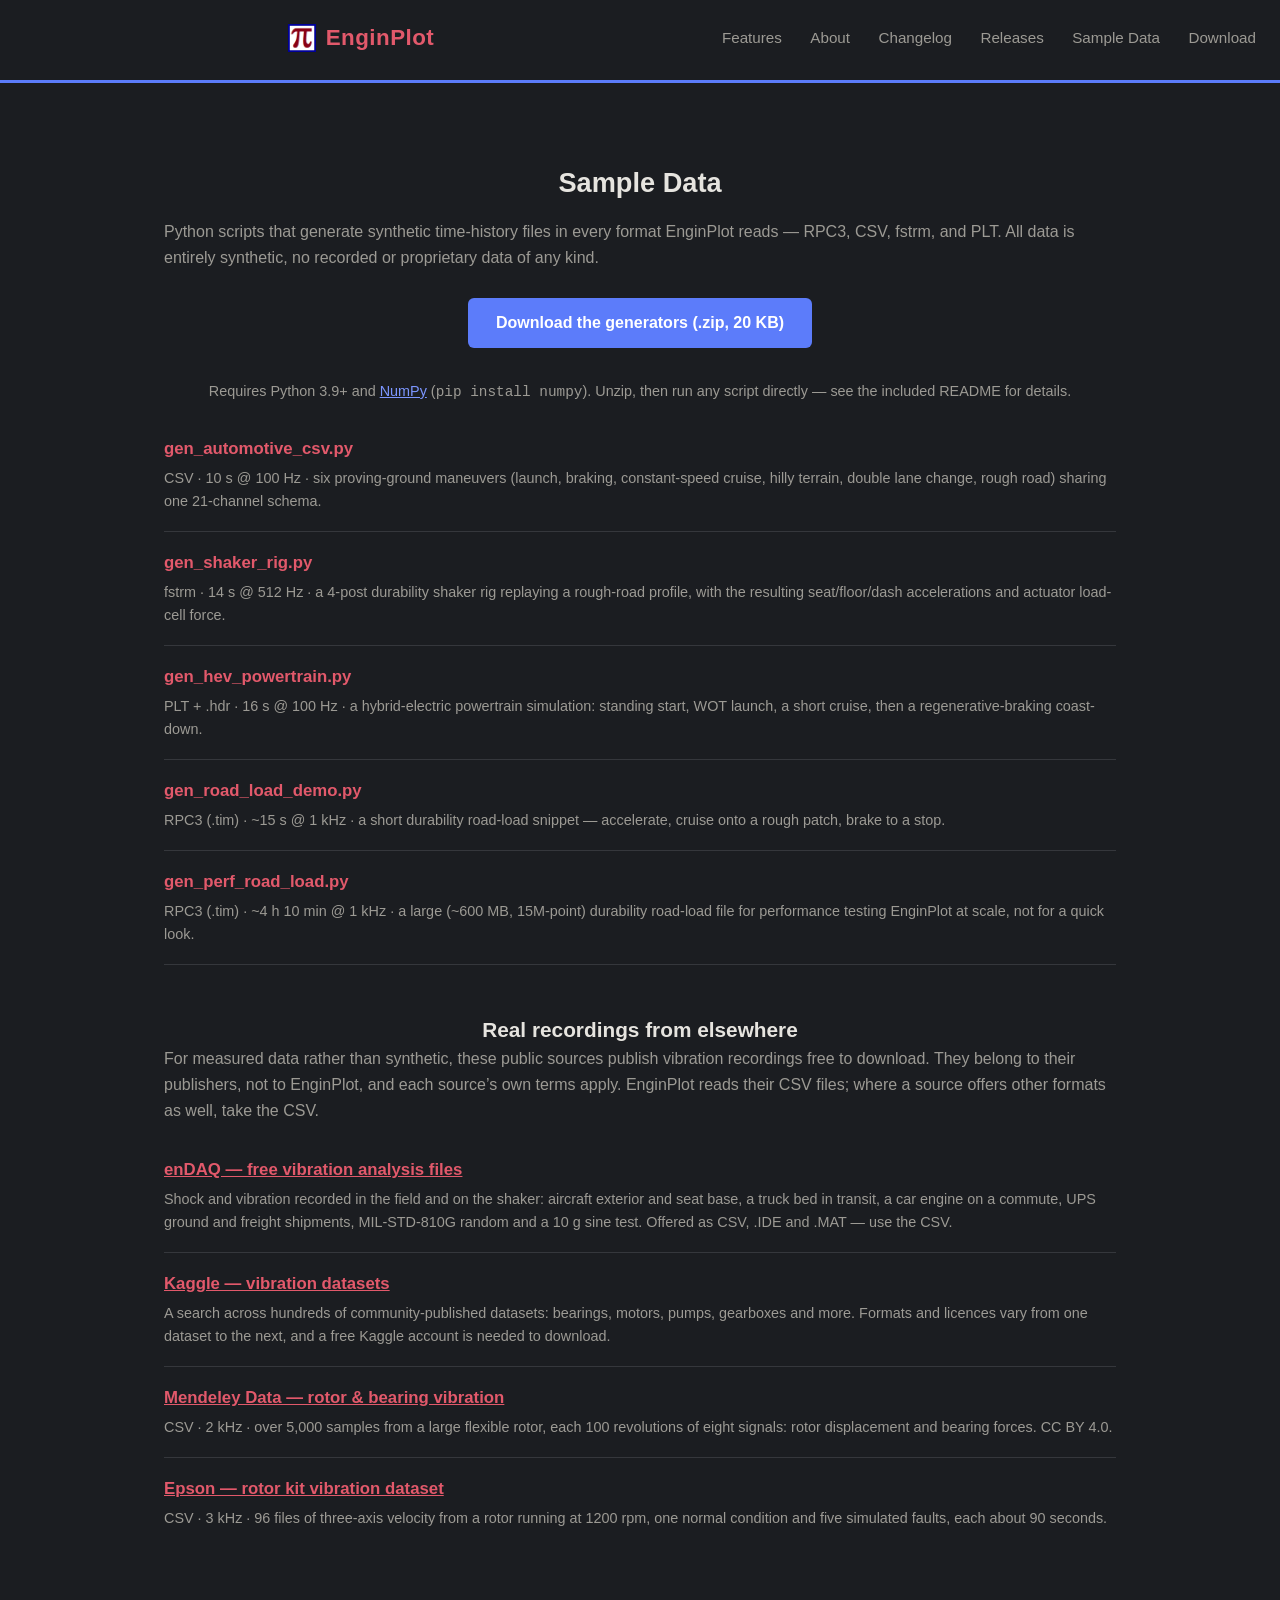
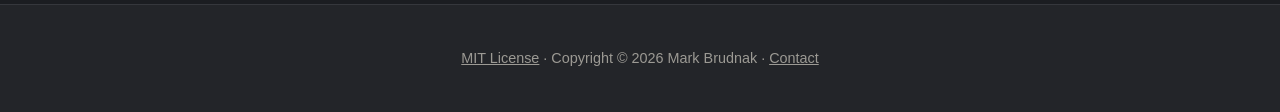
<file: sample-data.html>
<!DOCTYPE html>
<html lang="en">
<head>
    <meta charset="UTF-8">
    <meta name="viewport" content="width=device-width, initial-scale=1.0">
    <title>Sample Data — EnginPlot</title>
    <meta name="description" content="Python scripts that generate synthetic RPC3, CSV, fstrm, and PLT time-history files for trying out EnginPlot.">
    <link rel="icon" type="image/png" href="images/favicon.png">
    <link rel="stylesheet" href="styles.css">
</head>
<body>
    <header>
        <div class="brand">
            <img src="images/favicon.png" alt="">
            <h1><a href="index.html">EnginPlot</a></h1>
        </div>
        <nav>
            <a href="features.html">Features</a>
            <a href="index.html#about">About</a>
            <a href="changelog.html">Changelog</a>
            <a href="releases.html">Releases</a>
            <a href="sample-data.html">Sample Data</a>
            <a href="index.html#download">Download</a>
        </nav>
    </header>

    <section id="sample-data">
        <h2>Sample Data</h2>
        <p class="changelog-intro">Python scripts that generate synthetic time-history files in
           every format EnginPlot reads &mdash; RPC3, CSV, fstrm, and PLT. All data is entirely
           synthetic, no recorded or proprietary data of any kind.</p>

        <p style="text-align: center;">
            <a href="downloads/sample-data-generators.zip" class="btn" download>Download the generators (.zip, 20&nbsp;KB)</a>
        </p>
        <p class="download-sub" style="text-align: center;">
            Requires Python 3.9+ and <a href="https://numpy.org/">NumPy</a>
            (<code>pip install numpy</code>). Unzip, then run any script directly &mdash;
            see the included README for details.
        </p>

        <div class="release-row">
            <div class="release-row-info">
                <h3>gen_automotive_csv.py</h3>
                <p>CSV &middot; 10 s @ 100 Hz &middot; six proving-ground maneuvers (launch,
                   braking, constant-speed cruise, hilly terrain, double lane change, rough
                   road) sharing one 21-channel schema.</p>
            </div>
        </div>

        <div class="release-row">
            <div class="release-row-info">
                <h3>gen_shaker_rig.py</h3>
                <p>fstrm &middot; 14 s @ 512 Hz &middot; a 4-post durability shaker rig
                   replaying a rough-road profile, with the resulting seat/floor/dash
                   accelerations and actuator load-cell force.</p>
            </div>
        </div>

        <div class="release-row">
            <div class="release-row-info">
                <h3>gen_hev_powertrain.py</h3>
                <p>PLT + .hdr &middot; 16 s @ 100 Hz &middot; a hybrid-electric powertrain
                   simulation: standing start, WOT launch, a short cruise, then a
                   regenerative-braking coast-down.</p>
            </div>
        </div>

        <div class="release-row">
            <div class="release-row-info">
                <h3>gen_road_load_demo.py</h3>
                <p>RPC3 (.tim) &middot; ~15 s @ 1 kHz &middot; a short durability road-load
                   snippet &mdash; accelerate, cruise onto a rough patch, brake to a stop.</p>
            </div>
        </div>

        <div class="release-row">
            <div class="release-row-info">
                <h3>gen_perf_road_load.py</h3>
                <p>RPC3 (.tim) &middot; ~4 h 10 min @ 1 kHz &middot; a large (~600&nbsp;MB,
                   15M-point) durability road-load file for performance testing EnginPlot at
                   scale, not for a quick look.</p>
            </div>
        </div>

        <h3 class="sample-subhead" id="elsewhere">Real recordings from elsewhere</h3>
        <p class="changelog-intro">For measured data rather than synthetic, these public sources
           publish vibration recordings free to download. They belong to their publishers, not to
           EnginPlot, and each source&rsquo;s own terms apply. EnginPlot reads their CSV files; where
           a source offers other formats as well, take the CSV.</p>

        <div class="release-row">
            <div class="release-row-info">
                <h3><a href="https://endaq.com/pages/free-vibration-analysis-files">enDAQ &mdash; free vibration analysis files</a></h3>
                <p>Shock and vibration recorded in the field and on the shaker: aircraft
                   exterior and seat base, a truck bed in transit, a car engine on a commute,
                   UPS ground and freight shipments, MIL-STD-810G random and a 10&nbsp;g sine
                   test. Offered as CSV, .IDE and .MAT &mdash; use the CSV.</p>
            </div>
        </div>

        <div class="release-row">
            <div class="release-row-info">
                <h3><a href="https://www.kaggle.com/datasets?search=vibration">Kaggle &mdash; vibration datasets</a></h3>
                <p>A search across hundreds of community-published datasets: bearings, motors,
                   pumps, gearboxes and more. Formats and licences vary from one dataset to the
                   next, and a free Kaggle account is needed to download.</p>
            </div>
        </div>

        <div class="release-row">
            <div class="release-row-info">
                <h3><a href="https://data.mendeley.com/datasets/pdrxyfprfk/1">Mendeley Data &mdash; rotor &amp; bearing vibration</a></h3>
                <p>CSV &middot; 2 kHz &middot; over 5,000 samples from a large flexible rotor, each
                   100 revolutions of eight signals: rotor displacement and bearing forces.
                   CC&nbsp;BY&nbsp;4.0.</p>
            </div>
        </div>

        <div class="release-row">
            <div class="release-row-info">
                <h3><a href="https://www.epsondevice.com/sensing/en/dataset/">Epson &mdash; rotor kit vibration dataset</a></h3>
                <p>CSV &middot; 3 kHz &middot; 96 files of three-axis velocity from a rotor
                   running at 1200&nbsp;rpm, one normal condition and five simulated faults,
                   each about 90 seconds.</p>
            </div>
        </div>
    </section>

    <footer>
        <p><a href="license.html">MIT License</a> &middot; Copyright &copy; 2026 Mark Brudnak &middot;
           <a href="mailto:contact@enginplot.net">Contact</a></p>
    </footer>

</body>
</html>
</file>
<file: styles.css>
:root {
    --ink: #e6e4df;
    --muted: #9c9a94;
    --bg: #1b1d21;
    --bg-alt: #232529;
    --border: #35373c;
    --accent: #5c7cfa;
    --accent-dark: #7c96ff;
    --maroon: #e2596b;
}

* {
    box-sizing: border-box;
}

body {
    font-family: -apple-system, "Segoe UI", Roboto, Arial, sans-serif;
    margin: 0;
    padding: 0;
    background-color: var(--bg);
    color: var(--ink);
    line-height: 1.6;
}

a {
    color: var(--accent-dark);
}

a:visited {
    color: var(--accent-dark);
}

a:hover {
    color: var(--accent);
}

header {
    background-color: var(--bg);
    padding: 20px 24px;
    text-align: center;
    border-bottom: 3px solid var(--accent);
    position: sticky;
    top: 0;
    z-index: 10;
}

.brand {
    display: inline-flex;
    align-items: center;
    gap: 10px;
}

.brand img {
    width: 28px;
    height: 28px;
}

header h1 {
    margin: 0;
    display: inline-block;
    font-size: 1.4rem;
    letter-spacing: 0.02em;
    color: var(--maroon);
}

nav {
    float: right;
    line-height: 2.2rem;
}

nav a {
    margin-left: 24px;
    text-decoration: none;
    color: var(--muted);
    font-size: 0.95rem;
}

nav a:hover {
    color: var(--accent);
}

h2 {
    color: var(--ink);
    font-size: 1.7rem;
    text-align: center;
}

section {
    max-width: 1000px;
    margin: 0 auto;
    padding: 56px 24px;
}

#hero {
    text-align: center;
    max-width: 760px;
}

#hero h2 {
    font-size: 2.1rem;
}

#hero > p {
    color: var(--muted);
    font-size: 1.1rem;
    max-width: 620px;
    margin: 16px auto 32px;
}

.hero-tag {
    color: var(--maroon) !important;
    font-weight: 600;
    font-size: 1rem !important;
    letter-spacing: 0.01em;
    margin: -16px auto 32px !important;
}

.hero-shot {
    border-radius: 8px;
    overflow: hidden;
    box-shadow: 0 4px 20px rgba(0, 0, 0, 0.12);
    background-color: var(--bg-alt);
}

.hero-shot img {
    width: 100%;
    height: auto;
    display: block;
}

#features {
    background-color: var(--bg-alt);
    max-width: none;
}

#features > h2, #coming-soon > h2, #download > h2 {
    margin-top: 0;
}

.soon-intro {
    text-align: center;
    color: var(--muted);
    max-width: 620px;
    margin: 0 auto;
}

.soon-grid {
    max-width: 1000px;
    margin: 32px auto 0;
    display: flex;
    flex-wrap: wrap;
    justify-content: center;
    gap: 20px;
}

.soon-card {
    flex: 0 1 calc((100% - 40px) / 3);
    border: 1px dashed var(--border);
    border-radius: 8px;
    padding: 20px;
}

.soon-card h3 {
    margin: 0 0 8px;
    color: var(--ink);
    font-size: 1.05rem;
}

.soon-card p {
    margin: 0;
    color: var(--muted);
    font-size: 0.95rem;
}

.badge-next {
    display: inline-block;
    margin-left: 8px;
    padding: 1px 9px;
    border: 1px solid var(--accent);
    border-radius: 999px;
    color: var(--accent-dark);
    font-size: 0.68rem;
    font-weight: 700;
    letter-spacing: 0.07em;
    text-transform: uppercase;
    vertical-align: 2px;
    white-space: nowrap;
}

.feature-grid {
    max-width: 1000px;
    margin: 32px auto 0;
    display: grid;
    grid-template-columns: repeat(3, 1fr);
    gap: 20px;
}

.feature-card {
    background-color: var(--bg);
    border: 1px solid var(--border);
    border-top: 3px solid var(--accent);
    border-radius: 8px;
    padding: 20px;
}

.feature-card-wide {
    grid-column: 1 / -1;
    border: 1px solid transparent;
    border-top-width: 4px;
    background:
        linear-gradient(var(--bg), var(--bg)) padding-box,
        linear-gradient(90deg, var(--accent), var(--maroon)) border-box;
    box-shadow: 0 0 28px rgba(92, 124, 250, 0.16);
}

.badge-new {
    display: inline-block;
    margin-left: 10px;
    padding: 2px 10px;
    border-radius: 999px;
    background: linear-gradient(135deg, var(--accent), var(--maroon));
    color: #fff;
    font-size: 0.68rem;
    font-weight: 700;
    letter-spacing: 0.07em;
    text-transform: uppercase;
    vertical-align: 2px;
    white-space: nowrap;
    box-shadow: 0 0 0 0 rgba(226, 89, 107, 0.55);
}

@media (prefers-reduced-motion: no-preference) {
    .badge-new {
        animation: badge-pulse 2.6s ease-out infinite;
    }
}

@keyframes badge-pulse {
    0%   { box-shadow: 0 0 0 0 rgba(226, 89, 107, 0.55); }
    70%  { box-shadow: 0 0 0 8px rgba(226, 89, 107, 0); }
    100% { box-shadow: 0 0 0 0 rgba(226, 89, 107, 0); }
}

.feature-card h3 {
    margin: 0 0 8px;
    color: var(--maroon);
    font-size: 1.05rem;
}

.feature-card h3 a {
    color: inherit;
    text-decoration: none;
}

.feature-card h3 a:hover {
    text-decoration: underline;
}

.features-more {
    text-align: center;
    margin: 32px 0 0;
}

.feature-card p {
    margin: 0;
    color: var(--muted);
    font-size: 0.95rem;
}

.screenshot-footnote, .hero-note {
    text-align: center;
    color: var(--muted);
    font-size: 0.85rem;
    margin-top: 24px;
}

.brand h1 a {
    color: inherit;
    text-decoration: none;
}

#about {
    max-width: 720px;
}

.sample-subhead {
    margin: 48px 0 8px;
    text-align: center;
    font-size: 1.3rem;
}

.release-row-info h3 a {
    color: inherit;
}

#changelog, #license, #releases {
    max-width: 720px;
}

.release-row {
    display: flex;
    align-items: center;
    justify-content: space-between;
    gap: 16px;
    padding: 18px 0;
    border-bottom: 1px solid var(--border);
}

.release-row:last-child {
    border-bottom: none;
}

.release-row-info h3 {
    margin: 0 0 4px;
    font-size: 1.05rem;
    color: var(--maroon);
}

.release-row-info p {
    margin: 0;
    color: var(--muted);
    font-size: 0.9rem;
}

.release-row-info p a {
    color: var(--accent);
}

.btn-small {
    padding: 8px 18px;
    margin: 0;
    font-size: 0.9rem;
    flex-shrink: 0;
}

.releases-intro {
    color: var(--muted);
    margin: 0 0 8px;
}

.release-row-links {
    display: flex;
    flex-direction: column;
    align-items: flex-end;
    gap: 6px;
    flex-shrink: 0;
}

.release-alt {
    font-size: 0.82rem;
    color: var(--muted);
    text-decoration: underline;
    text-decoration-style: dotted;
    text-underline-offset: 3px;
}

.release-alt:hover {
    color: var(--accent);
}

.license-text {
    margin-top: 24px;
    padding: 24px 28px;
    background-color: var(--bg-alt);
    border: 1px solid var(--border);
    border-radius: 8px;
    font-family: "Cascadia Mono", "Consolas", monospace;
    font-size: 0.85rem;
    line-height: 1.7;
    color: var(--ink);
    white-space: pre-wrap;
    overflow-x: auto;
}

.changelog-intro {
    color: var(--muted);
    margin-top: -8px;
}

.release {
    padding: 18px 0;
    border-bottom: 1px solid var(--border);
}

.release:last-child {
    border-bottom: none;
}

.release h3 {
    margin: 0 0 8px;
    font-size: 1.05rem;
    color: var(--maroon);
}

.release h3 time {
    color: var(--muted);
    font-weight: 400;
    font-size: 0.9rem;
}

.release ul {
    margin: 0;
    padding-left: 20px;
    color: var(--ink);
}

.release li {
    margin-bottom: 4px;
}

.about-lead {
    font-size: 1.12rem;
    color: var(--ink);
}

#about h3 {
    margin: 32px 0 8px;
    font-size: 0.85rem;
    letter-spacing: 0.06em;
    text-transform: uppercase;
    color: var(--maroon);
}

#about p {
    color: var(--muted);
}

#about .about-lead {
    color: var(--ink);
}

.about-callout {
    margin-top: 36px;
    padding: 20px 24px;
    background-color: var(--bg-alt);
    border-left: 3px solid var(--accent);
    border-radius: 0 8px 8px 0;
}

#about .about-callout h3 {
    margin-top: 0;
    color: var(--accent-dark);
}

#about .about-callout p {
    color: var(--ink);
    margin: 0 0 12px;
}

#about .about-callout p:last-child {
    margin-bottom: 0;
}

#about .about-callout a {
    color: var(--accent-dark);
}

#download {
    text-align: center;
}

.download-alt {
    margin-top: 2px;
    font-size: 0.9rem;
    color: var(--muted);
}

.download-alt a {
    color: var(--accent);
}

.download-sub {
    margin-top: 20px;
    font-size: 0.9rem;
    color: var(--muted);
}

.btn {
    display: inline-block;
    background-color: var(--accent);
    color: white;
    padding: 12px 28px;
    text-decoration: none;
    border-radius: 6px;
    margin: 12px 0;
    font-weight: 600;
}

.btn:hover {
    background-color: var(--accent-dark);
}

footer {
    text-align: center;
    padding: 28px;
    background-color: var(--bg-alt);
    border-top: 1px solid var(--border);
    color: var(--muted);
    font-size: 0.9rem;
}

footer a {
    color: var(--muted);
}

/* ---------- Features page ---------- */

#overview {
    max-width: 1100px;
    padding-bottom: 24px;
}

#overview > h2 {
    margin-top: 0;
}

.overview-intro {
    text-align: center;
    color: var(--muted);
    max-width: 620px;
    margin: 0 auto 28px;
}

.overview-shot {
    margin: 0;
}

.hotspot-frame {
    position: relative;
}

.hotspot-frame img {
    width: 100%;
    display: block;
    border: 1px solid var(--border);
    border-radius: 8px;
}

.hotspot {
    position: absolute;
    transform: translate(-50%, -50%);
    width: 30px;
    height: 30px;
    border-radius: 50%;
    background-color: var(--maroon);
    color: white !important;
    font-weight: 700;
    font-size: 0.9rem;
    line-height: 30px;
    text-align: center;
    text-decoration: none;
    box-shadow: 0 0 0 3px rgba(255, 255, 255, 0.85), 0 2px 8px rgba(0, 0, 0, 0.5);
}

.hotspot:hover, .hotspot:focus-visible {
    background-color: var(--accent);
}

.overview-key {
    display: flex;
    flex-wrap: wrap;
    justify-content: center;
    gap: 6px 28px;
    margin: 20px 0 0;
    padding-left: 20px;
    color: var(--muted);
    font-size: 0.95rem;
}

.features-layout {
    max-width: 1100px;
    margin: 0 auto;
    padding: 0 24px 56px;
    display: grid;
    grid-template-columns: 170px 1fr;
    gap: 40px;
    align-items: start;
}

.chapter-nav {
    float: none;
    position: sticky;
    top: 100px;
    display: flex;
    flex-direction: column;
    line-height: 1.4;
    border-left: 2px solid var(--border);
}

.chapter-nav a {
    margin: 0 0 0 -2px;
    padding: 6px 0 6px 14px;
    border-left: 2px solid transparent;
}

.chapter-nav a.active {
    color: var(--ink);
    border-left-color: var(--maroon);
}

.chapters {
    min-width: 0;
}

.chapter {
    max-width: none;
    padding: 24px 0;
}

.chapter > h2 {
    text-align: left;
    margin: 0 0 8px;
    padding-bottom: 8px;
    border-bottom: 1px solid var(--border);
}

.chapter, .feature-row, #overview {
    scroll-margin-top: 90px;
}

.feature-row {
    display: flex;
    align-items: center;
    gap: 32px;
    padding: 28px 0;
    border-bottom: 1px solid var(--border);
}

.feature-row:last-child {
    border-bottom: none;
}

.feature-row:nth-of-type(even) {
    flex-direction: row-reverse;
}

.feature-row figure {
    flex: 0 0 55%;
    margin: 0;
}

.feature-row figure img, .feature-row figure video {
    width: 100%;
    display: block;
    border: 1px solid var(--border);
    border-radius: 6px;
    background-color: var(--bg-alt);
}

.feature-row .figure-tall {
    text-align: center;
}

.feature-row .figure-tall img {
    width: auto;
    max-width: 100%;
    max-height: 560px;
    display: inline-block;
}

.feature-row figure a {
    display: block;
}

.feature-row figure a:hover img {
    border-color: var(--accent);
}

.exe-card {
    display: grid;
    grid-template-columns: auto 1fr;
    align-items: center;
    gap: 14px 18px;
    padding: 28px;
    border: 1px solid var(--border);
    border-radius: 6px;
    background-color: var(--bg-alt);
}

.exe-card > img {
    width: 56px;
    height: 56px;
}

.exe-name {
    font-family: "Cascadia Mono", "Consolas", monospace;
    font-size: 1.15rem;
    color: var(--ink);
}

.exe-meta {
    color: var(--muted);
    font-size: 0.9rem;
}

.exe-facts {
    grid-column: 1 / -1;
    margin: 0;
    padding: 14px 0 0;
    border-top: 1px solid var(--border);
    list-style: none;
    display: flex;
    flex-wrap: wrap;
    gap: 8px 20px;
    color: var(--ink);
    font-size: 0.92rem;
}

.exe-facts li::before {
    content: "\2713";
    color: var(--maroon);
    margin-right: 6px;
}

.shot-placeholder {
    aspect-ratio: 16 / 10;
    display: flex;
    align-items: center;
    justify-content: center;
    padding: 20px;
    text-align: center;
    color: var(--muted);
    font-size: 0.85rem;
    border: 2px dashed var(--border);
    border-radius: 6px;
    background-color: var(--bg-alt);
}

.feature-text h3 {
    margin: 0 0 8px;
    color: var(--maroon);
    font-size: 1.15rem;
}

.feature-text p {
    margin: 0 0 10px;
    font-size: 0.97rem;
}

.feature-text p.how {
    color: var(--muted);
    font-size: 0.9rem;
}

.feature-text code {
    font-family: "Cascadia Mono", "Consolas", monospace;
    font-size: 0.85em;
    background-color: var(--bg-alt);
    padding: 1px 5px;
    border-radius: 4px;
}

@media (max-width: 860px) {
    .features-layout {
        display: block;
        padding: 0 16px 40px;
    }

    .chapter-nav {
        position: static;
        flex-direction: row;
        overflow-x: auto;
        gap: 8px;
        border-left: none;
        padding: 4px 0 12px;
    }

    .chapter-nav a {
        flex-shrink: 0;
        margin: 0;
        padding: 4px 12px;
        border: 1px solid var(--border);
        border-radius: 999px;
    }

    .chapter-nav a.active {
        border-color: var(--maroon);
    }

    .feature-row, .feature-row:nth-of-type(even) {
        flex-direction: column;
        align-items: stretch;
        gap: 16px;
    }

    .hotspot {
        width: 22px;
        height: 22px;
        line-height: 22px;
        font-size: 0.75rem;
    }
}

@media (max-width: 720px) {
    nav {
        float: none;
        display: block;
        margin-top: 8px;
    }

    .feature-grid {
        grid-template-columns: 1fr;
    }

    .soon-card {
        flex-basis: 100%;
    }
}
</file>
